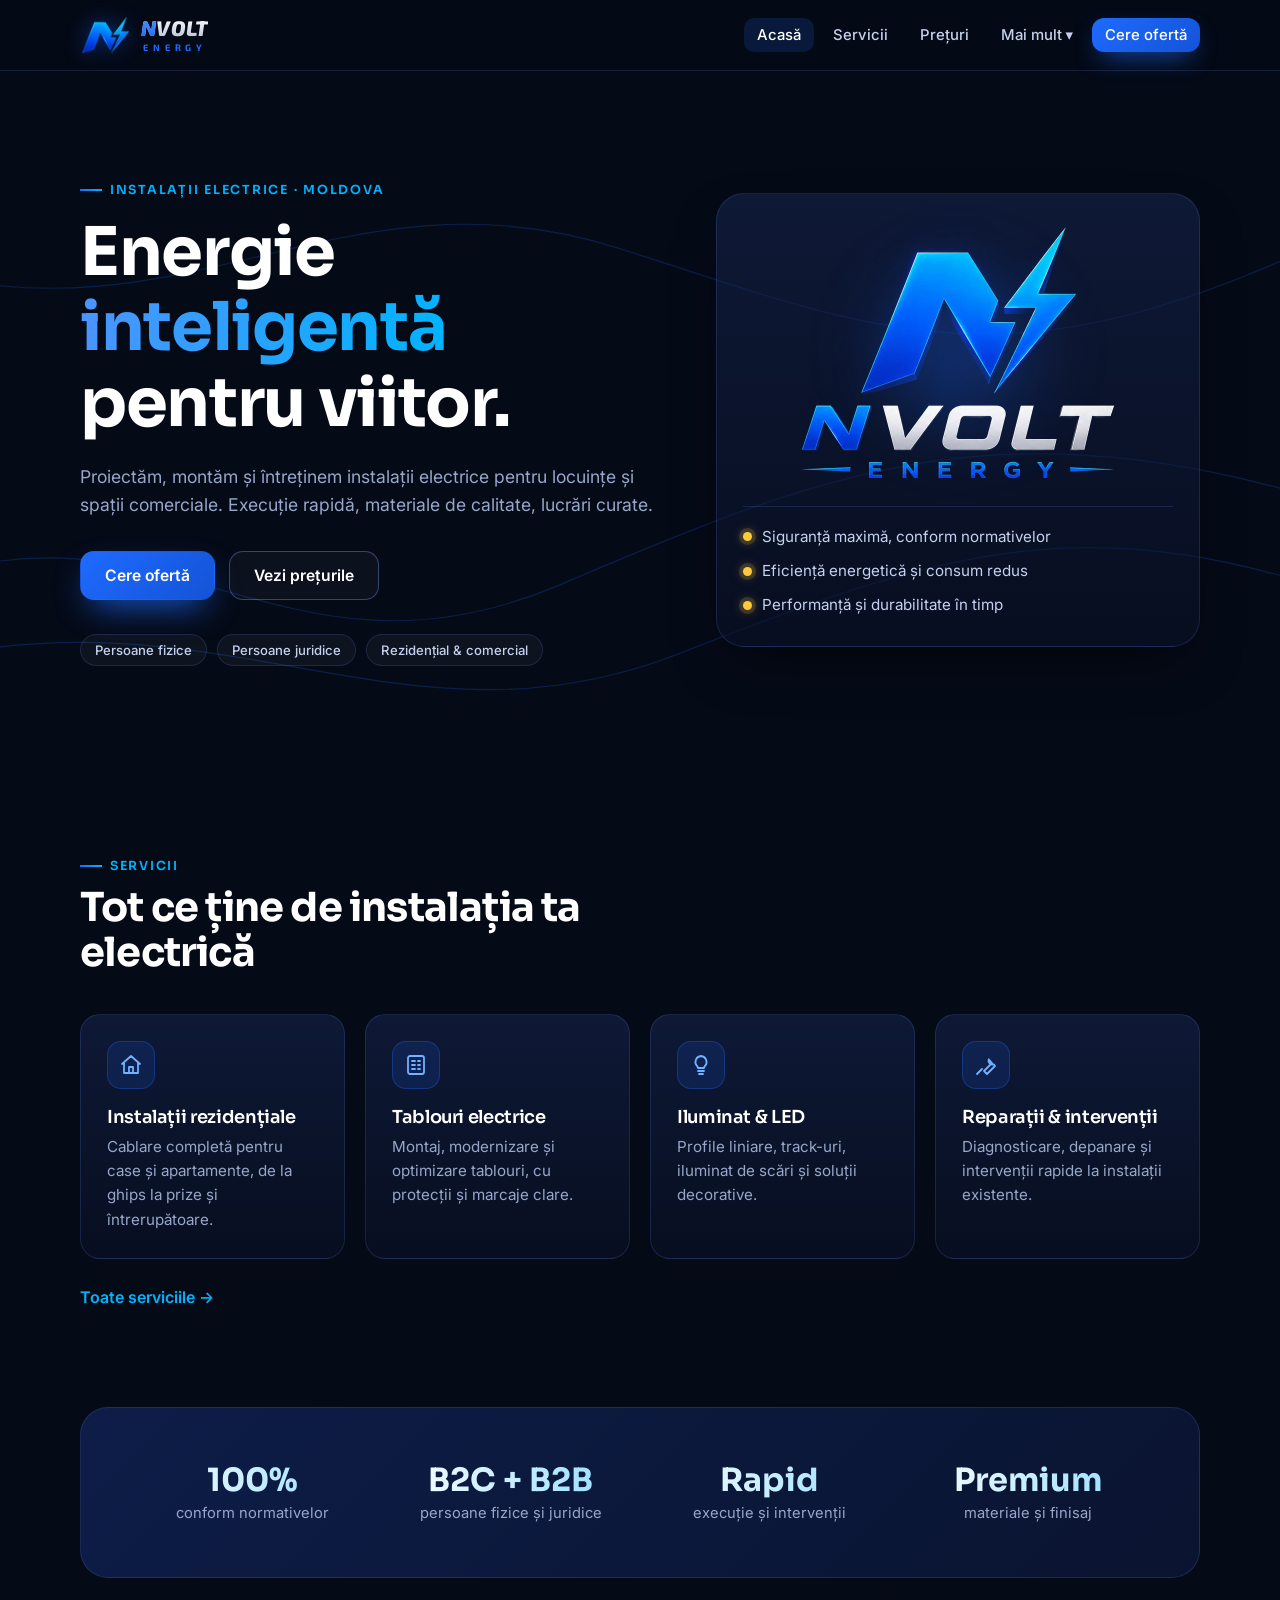
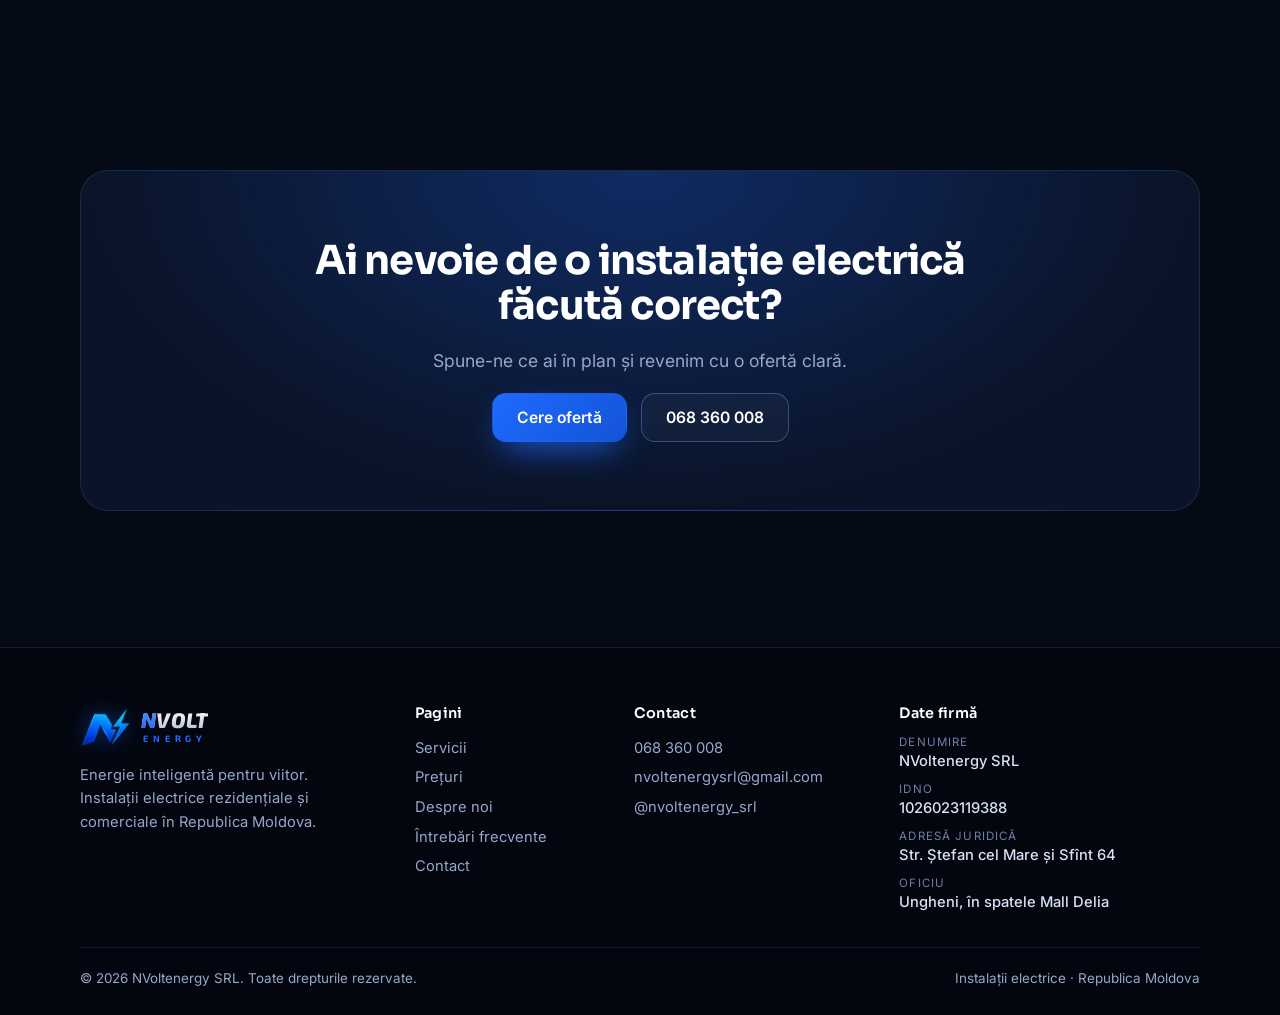
<file: index.html>
<!doctype html>
<html lang="ro">
<head>
<meta charset="utf-8">
<meta name="viewport" content="width=device-width,initial-scale=1">
<title>NVoltenergy – Instalații electrice în Republica Moldova</title>
<meta name="description" content="NVoltenergy SRL: instalații electrice rezidențiale și comerciale, tablouri, iluminat LED, reparații. Execuție rapidă și premium.">
<meta name="theme-color" content="#050a17">
<link rel="icon" href="assets/favicon.png" type="image/png">
<script>document.documentElement.classList.add("js")</script>
<link rel="preconnect" href="https://fonts.googleapis.com"><link rel="preconnect" href="https://fonts.gstatic.com" crossorigin>
<link rel="stylesheet" href="https://fonts.googleapis.com/css2?family=Exo+2:ital,wght@0,700;1,800&family=Inter:wght@400;500;600&family=Sora:wght@500;600;700&display=swap">
<link rel="stylesheet" href="css/style.css?v=5">
<link rel="stylesheet" href="css/intro.css?v=5">
<link rel="preload" as="image" href="assets/nvolt-coin.jpg">
<script>(function(){try{var h=document.documentElement;/* Rulează intro-ul pe prima pagină la o vizită proaspătă. Sare DOAR la navigare internă între paginile site-ului (nu la reload). Mobilul NU este exclus. */var nav=performance.getEntriesByType&&performance.getEntriesByType("navigation")[0];var internal=document.referrer&&document.referrer.indexOf(location.origin)===0&&(!nav||nav.type!=="reload");if(internal)return;h.classList.add("intro-on");if(matchMedia("(prefers-reduced-motion: reduce)").matches)h.classList.add("intro-calm");/* plasă de siguranță: dacă animația nu pornește, curăță overlay-ul */setTimeout(function(){h.classList.remove("intro-on","intro-calm")},9000);}catch(e){}})()</script>
</head>
<body class="">
<div class="ambient" aria-hidden="true"><span class="amb amb-b1"></span><span class="amb amb-b2"></span><span class="amb amb-b3"></span><span class="amb amb-b4"></span><span class="bg-grid"></span><span class="spark spark-1"></span><span class="spark spark-2"></span><span class="spark spark-3"></span></div>
<header class="site-header"><div class="wrap bar">
  <a class="brand" href="index.html" aria-label="NVolt Energy – acasă"><img class="brand-mark" id="brandMark" src="assets/nvolt-mark.png" alt="" width="220" height="172"><span class="brand-word"><b><i>N</i>VOLT</b><small>ENERGY</small></span></a>
  <button class="burger" aria-label="Meniu" aria-expanded="false"><span></span><span></span></button>
  <nav id="nav"><ul>
    <li><a href="index.html" aria-current=page>Acasă</a></li><li><a href="servicii.html">Servicii</a></li><li><a href="preturi.html">Prețuri</a></li>
    <li class="more"><button type="button" aria-haspopup="true">Mai mult ▾</button><div class="menu"><a href="despre.html">Despre noi & cum lucrăm</a><a href="faq.html">Întrebări frecvente</a><a href="https://www.instagram.com/nvoltenergy_srl/" target=_blank rel=noopener>Proiecte pe Instagram ↗</a></div></li>
    <li><a class="cta" href="contact.html">Cere ofertă</a></li>
  </ul></nav>
</div></header>
<main>
<div id="intro" aria-hidden="true"><div class="bg"></div><div class="floor"></div><div class="tint"></div><div class="stage"><div class="shadow"></div><div class="glow"></div><div class="coin"></div></div><canvas></canvas><div class="flash"></div><button class="skip" type="button">Sari peste ›</button></div>
<section class="hero">
  <div class="bg-abstract" aria-hidden="true">
    <svg viewBox="0 0 1440 700" preserveAspectRatio="xMidYMid slice">
      <defs><linearGradient id="pg" x1="0" x2="1"><stop offset="0" stop-color="#19b6ff" stop-opacity="0"/><stop offset="1" stop-color="#1f5bff"/></linearGradient></defs>
      <path class="flow" d="M-20 520 C 240 420 360 640 640 520 S 1100 330 1460 450"/>
      <path class="flow" d="M-20 600 C 300 520 480 700 760 590 S 1180 440 1460 540"/>
      <path class="flow" d="M-20 200 C 260 280 420 90 700 180 S 1100 330 1460 150"/>
      <path class="pulse" d="M-20 520 C 240 420 360 640 640 520 S 1100 330 1460 450"/>
      <path class="pulse p2" d="M-20 600 C 300 520 480 700 760 590 S 1180 440 1460 540"/>
      <path class="pulse p3" d="M-20 200 C 260 280 420 90 700 180 S 1100 330 1460 150"/>
    </svg>
  </div>
  <div class="wrap">
    <div>
      <span class="eyebrow">Instalații electrice · Moldova</span>
      <h1 style="margin-top:16px">Energie <em>inteligentă</em> pentru viitor.</h1>
      <p class="lead">Proiectăm, montăm și întreținem instalații electrice pentru locuințe și spații comerciale. Execuție rapidă, materiale de calitate, lucrări curate.</p>
      <div class="actions"><a class="btn btn-primary" href="contact.html">Cere ofertă</a><a class="btn btn-ghost" href="preturi.html">Vezi prețurile</a></div>
      <div class="chips"><span class="chip">Persoane fizice</span><span class="chip">Persoane juridice</span><span class="chip">Rezidențial &amp; comercial</span></div>
    </div>
    <aside class="hero-card" aria-hidden="false">
      <div class="hero-logo"><img src="assets/nvolt-logo.png" alt="NVolt Energy" width="680" height="544"></div>
      <ul>
        <li><span class="dot"></span>Siguranță maximă, conform normativelor</li>
        <li><span class="dot"></span>Eficiență energetică și consum redus</li>
        <li><span class="dot"></span>Performanță și durabilitate în timp</li>
      </ul>
    </aside>
  </div>
</section>
<section><div class="wrap">
  <div class="head reveal"><span class="eyebrow">Servicii</span><h2>Tot ce ține de instalația ta electrică</h2></div>
  <div class="grid g4"><article class="card reveal"><span class="ico"><svg viewBox="0 0 24 24"><path d="M3 11l9-8 9 8M5 10v10h14V10M10 20v-6h4v6"/></svg></span><h3>Instalații rezidențiale</h3><p>Cablare completă pentru case și apartamente, de la ghips la prize și întrerupătoare.</p></article><article class="card reveal"><span class="ico"><svg viewBox="0 0 24 24"><rect x="4" y="3" width="16" height="18" rx="2"/><path d="M8 8h3M8 12h3M8 16h3M14 8h2M14 12h2M14 16h2"/></svg></span><h3>Tablouri electrice</h3><p>Montaj, modernizare și optimizare tablouri, cu protecții și marcaje clare.</p></article><article class="card reveal"><span class="ico"><svg viewBox="0 0 24 24"><path d="M9 18h6M10 21h4M12 3a6 6 0 00-4 10c.8.8 1 1.6 1 2h6c0-.4.2-1.200 1-2a6 6 0 00-4-10z"/></svg></span><h3>Iluminat &amp; LED</h3><p>Profile liniare, track-uri, iluminat de scări și soluții decorative.</p></article><article class="card reveal"><span class="ico"><svg viewBox="0 0 24 24"><path d="M14.700 6.300a4 4 0 005 5L21 13l-8 8-3-3 8-8zM3 21l5-5"/></svg></span><h3>Reparații &amp; intervenții</h3><p>Diagnosticare, depanare și intervenții rapide la instalații existente.</p></article></div>
  <p style="margin-top:26px"><a class="link" href="servicii.html">Toate serviciile →</a></p>
</div></section>
<section style="padding-top:0"><div class="wrap"><div class="band reveal">
  <div><strong>100%</strong><span>conform normativelor</span></div>
  <div><strong>B2C + B2B</strong><span>persoane fizice și juridice</span></div>
  <div><strong>Rapid</strong><span>execuție și intervenții</span></div>
  <div><strong>Premium</strong><span>materiale și finisaj</span></div>
</div></div></section>
<section><div class="wrap"><div class="cta-box reveal">
<h2>Ai nevoie de o instalație electrică<br>făcută corect?</h2>
<p class="lead">Spune-ne ce ai în plan și revenim cu o ofertă clară.</p>
<div class="actions"><a class="btn btn-primary" href="contact.html">Cere ofertă</a><a class="btn btn-ghost" href="tel:+37368360008">068 360 008</a></div>
</div></div></section>
</main>
<footer><div class="wrap">
  <div class="grid">
    <div><a class="brand" href="index.html" aria-label="NVolt Energy – acasă"><img class="brand-mark" src="assets/nvolt-mark.png" alt="" width="220" height="172"><span class="brand-word"><b><i>N</i>VOLT</b><small>ENERGY</small></span></a>
      <p style="margin-top:14px;max-width:32ch">Energie inteligentă pentru viitor. Instalații electrice rezidențiale și comerciale în Republica Moldova.</p></div>
    <div><h4>Pagini</h4><a href="servicii.html">Servicii</a><a href="preturi.html">Prețuri</a><a href="despre.html">Despre noi</a><a href="faq.html">Întrebări frecvente</a><a href="contact.html">Contact</a></div>
    <div><h4>Contact</h4><a href="tel:+37368360008">068 360 008</a><a href="mailto:nvoltenergysrl@gmail.com">nvoltenergysrl@gmail.com</a><a href="https://www.instagram.com/nvoltenergy_srl/" target="_blank" rel="noopener">@nvoltenergy_srl</a></div>
    <div><h4>Date firmă</h4><ul class="firm">
      <li><span>Denumire</span><b>NVoltenergy SRL</b></li>
      <li><span>IDNO</span><b>1026023119388</b></li>
      <li><span>Adresă juridică</span><b>Str. Ștefan cel Mare și Sfînt 64</b></li>
      <li><span>Oficiu</span><b>Ungheni, în spatele Mall Delia</b></li>
    </ul></div>
  </div>
  <div class="copy"><span>© <span id="y"></span> NVoltenergy SRL. Toate drepturile rezervate.</span><span>Instalații electrice · Republica Moldova</span></div>
</div></footer>
<script src="js/main.js?v=5"></script>
<script src="js/intro.js?v=5"></script>
</body></html>
</file>
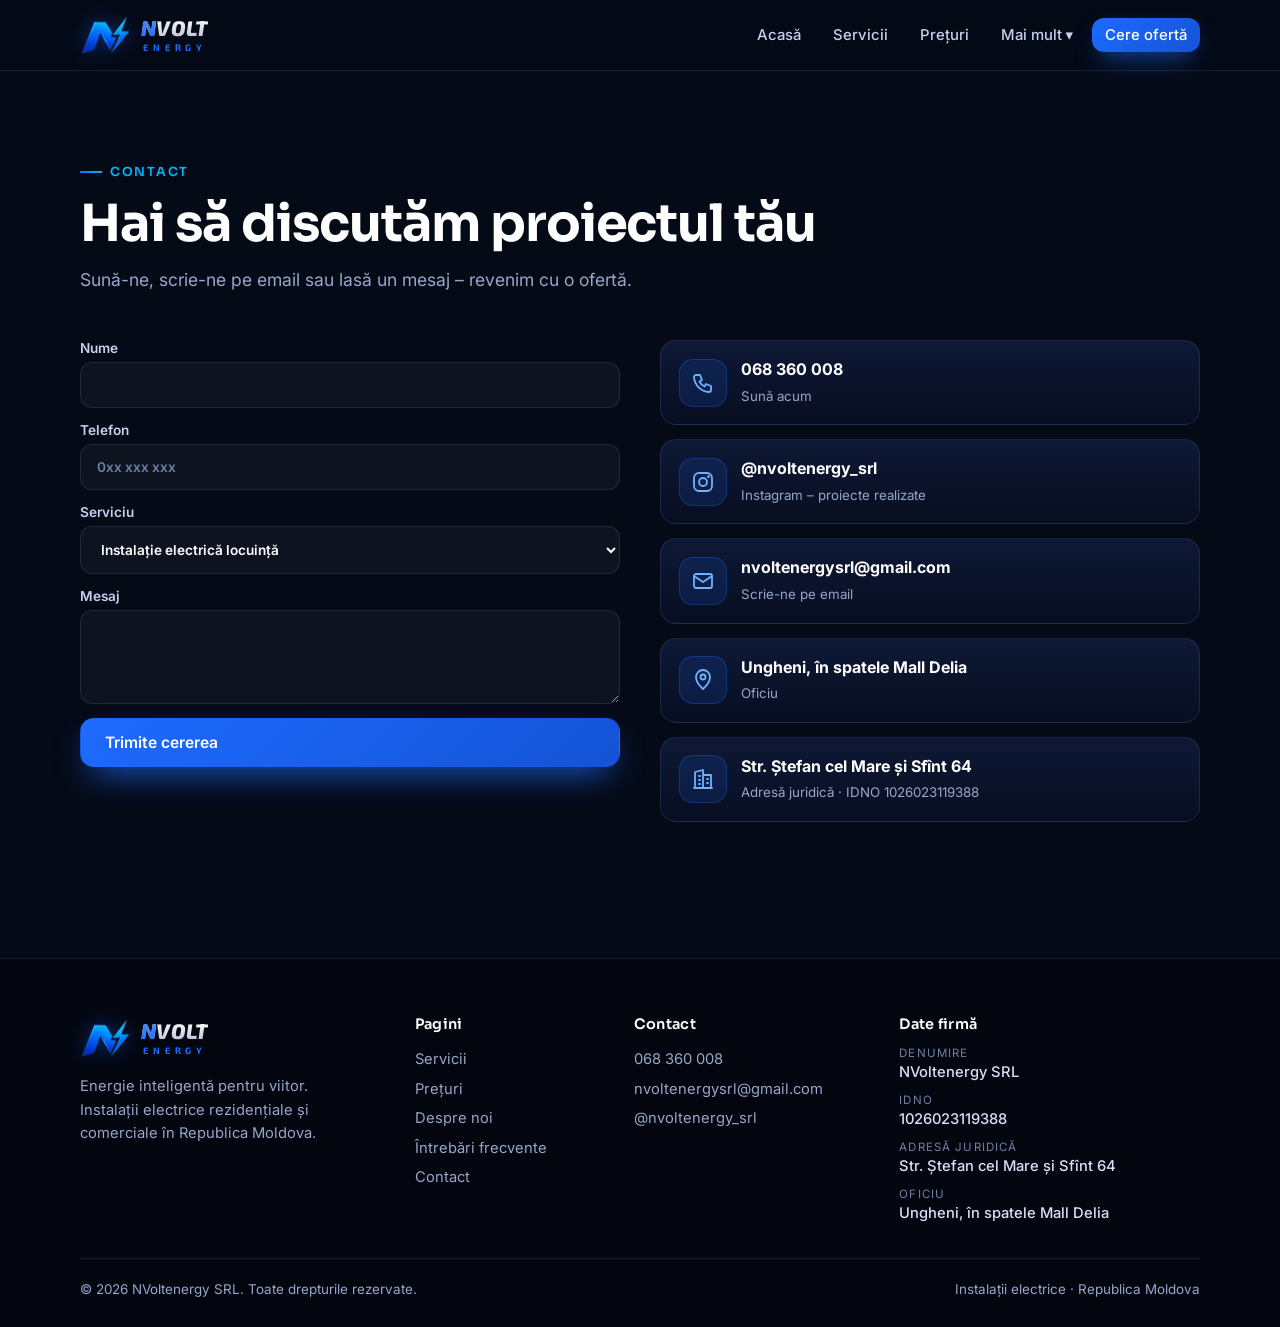
<file: contact.html>
<!doctype html>
<html lang="ro">
<head>
<meta charset="utf-8">
<meta name="viewport" content="width=device-width,initial-scale=1">
<title>Contact – NVoltenergy</title>
<meta name="description" content="Cere o ofertă pentru instalații electrice. Telefon 068 360 008, Instagram @nvoltenergy_srl.">
<meta name="theme-color" content="#050a17">
<link rel="icon" href="assets/favicon.png" type="image/png">
<script>document.documentElement.classList.add("js")</script>
<link rel="preconnect" href="https://fonts.googleapis.com"><link rel="preconnect" href="https://fonts.gstatic.com" crossorigin>
<link rel="stylesheet" href="https://fonts.googleapis.com/css2?family=Exo+2:ital,wght@0,700;1,800&family=Inter:wght@400;500;600&family=Sora:wght@500;600;700&display=swap">
<link rel="stylesheet" href="css/style.css?v=5">

</head>
<body class="">
<div class="ambient" aria-hidden="true"><span class="amb amb-b1"></span><span class="amb amb-b2"></span><span class="amb amb-b3"></span><span class="amb amb-b4"></span><span class="bg-grid"></span><span class="spark spark-1"></span><span class="spark spark-2"></span><span class="spark spark-3"></span></div>
<header class="site-header"><div class="wrap bar">
  <a class="brand" href="index.html" aria-label="NVolt Energy – acasă"><img class="brand-mark" id="brandMark" src="assets/nvolt-mark.png" alt="" width="220" height="172"><span class="brand-word"><b><i>N</i>VOLT</b><small>ENERGY</small></span></a>
  <button class="burger" aria-label="Meniu" aria-expanded="false"><span></span><span></span></button>
  <nav id="nav"><ul>
    <li><a href="index.html">Acasă</a></li><li><a href="servicii.html">Servicii</a></li><li><a href="preturi.html">Prețuri</a></li>
    <li class="more"><button type="button" aria-haspopup="true">Mai mult ▾</button><div class="menu"><a href="despre.html">Despre noi & cum lucrăm</a><a href="faq.html">Întrebări frecvente</a><a href="https://www.instagram.com/nvoltenergy_srl/" target=_blank rel=noopener>Proiecte pe Instagram ↗</a></div></li>
    <li><a class="cta" href="contact.html">Cere ofertă</a></li>
  </ul></nav>
</div></header>
<main>

<section class="page-head"><div class="wrap"><span class="eyebrow">Contact</span><h1>Hai să discutăm proiectul tău</h1>
<p class="lead">Sună-ne, scrie-ne pe email sau lasă un mesaj – revenim cu o ofertă.</p></div></section>
<section style="padding-top:30px"><div class="wrap grid g2" style="gap:40px;align-items:start">
<div><form id="f" class="reveal">
  <label>Nume<input name="n" required autocomplete="name"></label>
  <label>Telefon<input name="t" type="tel" required autocomplete="tel" placeholder="0xx xxx xxx"></label>
  <label>Serviciu<select name="s"><option>Instalație electrică locuință</option><option>Spațiu comercial / birou</option><option>Tablou electric</option><option>Iluminat LED</option><option>Reparație / intervenție</option><option>Altceva</option></select></label>
  <label>Mesaj<textarea name="m" rows="4"></textarea></label>
  <button class="btn btn-primary" type="submit">Trimite cererea</button>
  <div class="ok" id="ok" role="status">Se deschide aplicația de email cu cererea completată. Dacă nu se deschide, scrie-ne la nvoltenergysrl@gmail.com.</div>
</form></div>
<div class="contact-list">
  <a href="tel:+37368360008"><span class="ico"><svg viewBox="0 0 24 24"><path d="M5 4h4l2 5-2.500 1.500a11 11 0 005 5L15 13l5 2v4a2 2 0 01-2 2A16 16 0 013 6a2 2 0 012-2z"/></svg></span><span><b>068 360 008</b><small>Sună acum</small></span></a>
  <a href="https://www.instagram.com/nvoltenergy_srl/" target="_blank" rel="noopener"><span class="ico"><svg viewBox="0 0 24 24"><rect x="3" y="3" width="18" height="18" rx="5"/><circle cx="12" cy="12" r="4"/><circle cx="17.500" cy="6.500" r=".6"/></svg></span><span><b>@nvoltenergy_srl</b><small>Instagram – proiecte realizate</small></span></a>
  <a href="mailto:nvoltenergysrl@gmail.com"><span class="ico"><svg viewBox="0 0 24 24"><rect x="3" y="5" width="18" height="14" rx="2"/><path d="M3 7l9 6 9-6"/></svg></span><span><b>nvoltenergysrl@gmail.com</b><small>Scrie-ne pe email</small></span></a>
  <div><span class="ico"><svg viewBox="0 0 24 24"><path d="M12 21s7-6.200 7-12a7 7 0 10-14 0c0 5.800 7 12 7 12z"/><circle cx="12" cy="9" r="2.500"/></svg></span><span><b>Ungheni, în spatele Mall Delia</b><small>Oficiu</small></span></div>
  <div><span class="ico"><svg viewBox="0 0 24 24"><path d="M4 21V5l8-2v18M12 8h8v13M8 9h1M8 13h1M8 17h1M16 12h1M16 16h1M3 21h18"/></svg></span><span><b>Str. Ștefan cel Mare și Sfînt 64</b><small>Adresă juridică · IDNO 1026023119388</small></span></div>
</div></div></section>
</main>
<footer><div class="wrap">
  <div class="grid">
    <div><a class="brand" href="index.html" aria-label="NVolt Energy – acasă"><img class="brand-mark" src="assets/nvolt-mark.png" alt="" width="220" height="172"><span class="brand-word"><b><i>N</i>VOLT</b><small>ENERGY</small></span></a>
      <p style="margin-top:14px;max-width:32ch">Energie inteligentă pentru viitor. Instalații electrice rezidențiale și comerciale în Republica Moldova.</p></div>
    <div><h4>Pagini</h4><a href="servicii.html">Servicii</a><a href="preturi.html">Prețuri</a><a href="despre.html">Despre noi</a><a href="faq.html">Întrebări frecvente</a><a href="contact.html">Contact</a></div>
    <div><h4>Contact</h4><a href="tel:+37368360008">068 360 008</a><a href="mailto:nvoltenergysrl@gmail.com">nvoltenergysrl@gmail.com</a><a href="https://www.instagram.com/nvoltenergy_srl/" target="_blank" rel="noopener">@nvoltenergy_srl</a></div>
    <div><h4>Date firmă</h4><ul class="firm">
      <li><span>Denumire</span><b>NVoltenergy SRL</b></li>
      <li><span>IDNO</span><b>1026023119388</b></li>
      <li><span>Adresă juridică</span><b>Str. Ștefan cel Mare și Sfînt 64</b></li>
      <li><span>Oficiu</span><b>Ungheni, în spatele Mall Delia</b></li>
    </ul></div>
  </div>
  <div class="copy"><span>© <span id="y"></span> NVoltenergy SRL. Toate drepturile rezervate.</span><span>Instalații electrice · Republica Moldova</span></div>
</div></footer>
<script src="js/main.js?v=5"></script>

</body></html>
</file>
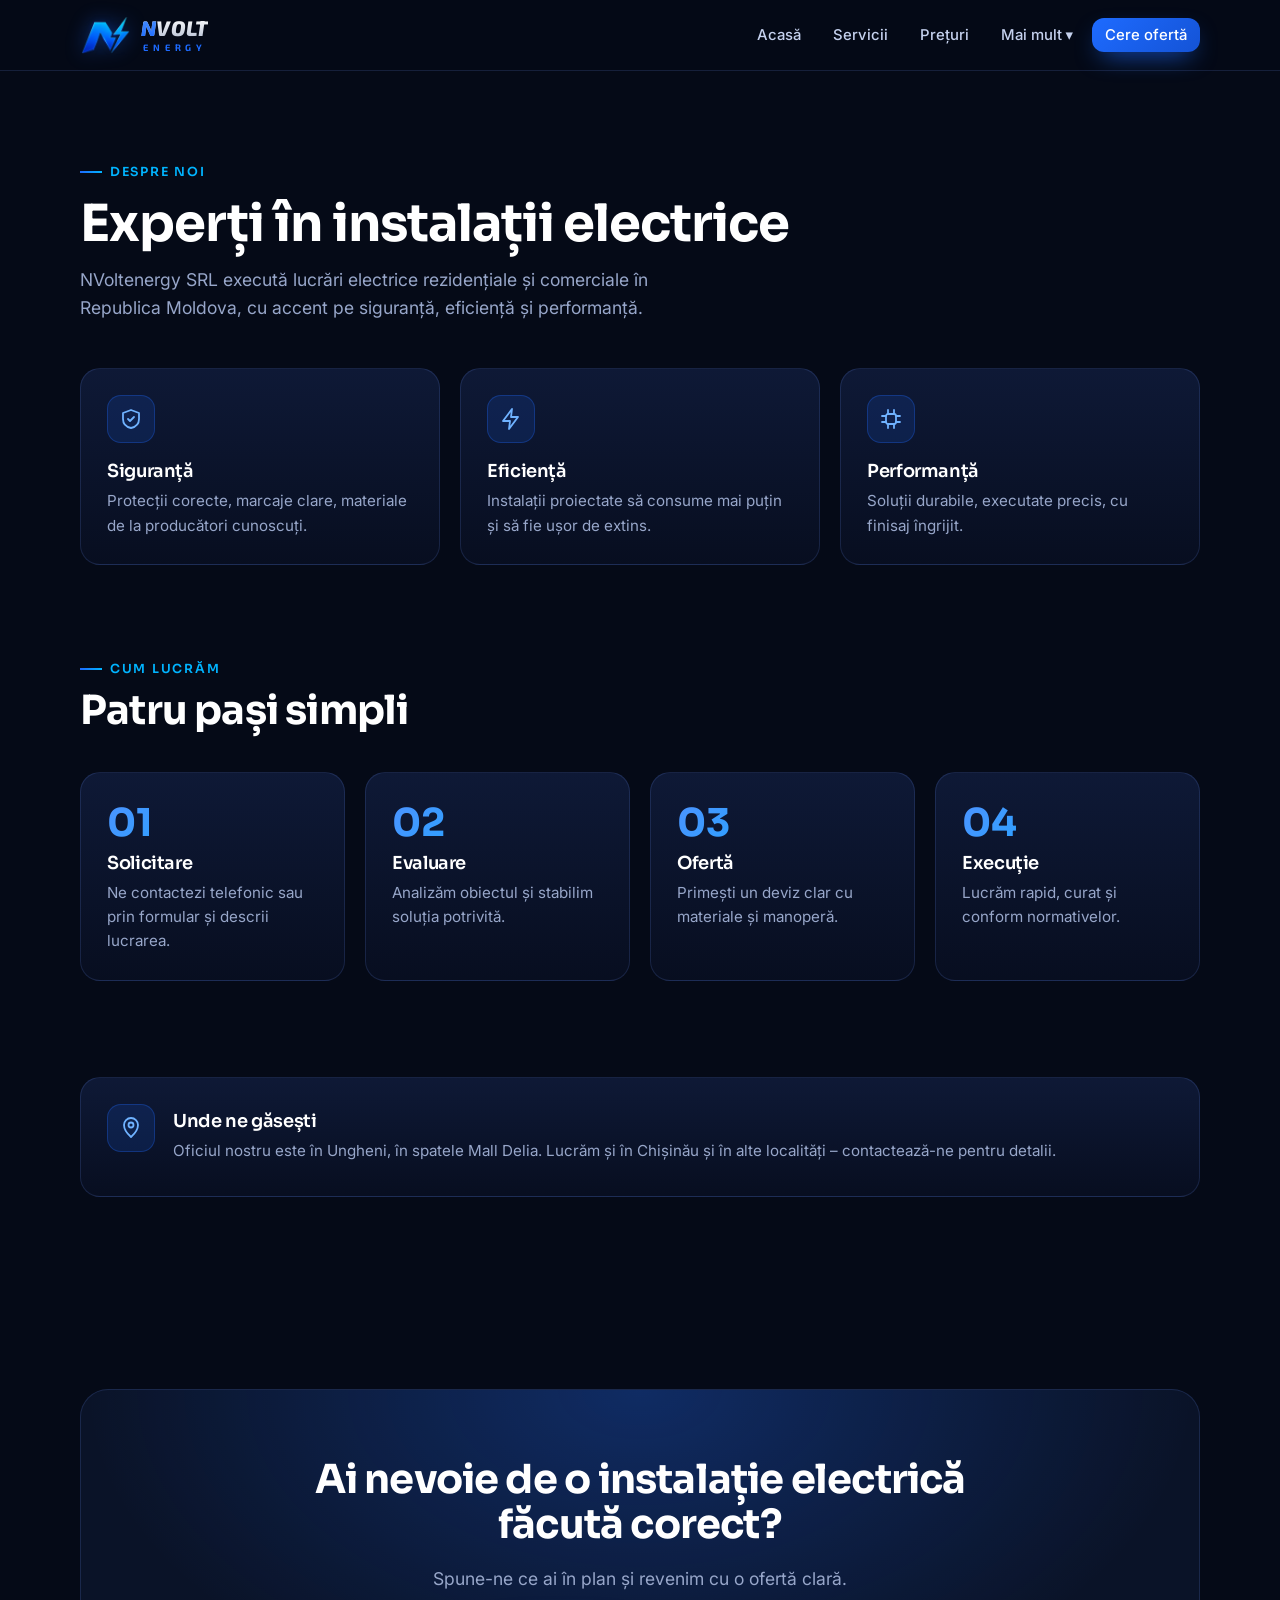
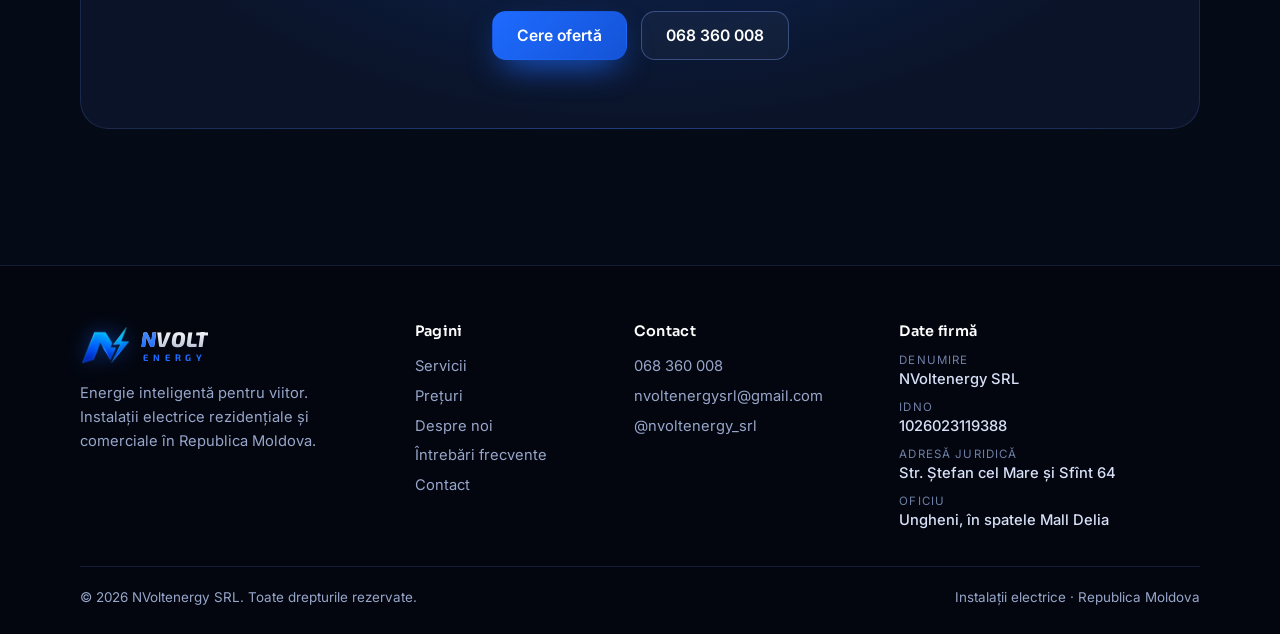
<file: despre.html>
<!doctype html>
<html lang="ro">
<head>
<meta charset="utf-8">
<meta name="viewport" content="width=device-width,initial-scale=1">
<title>Despre noi – NVoltenergy</title>
<meta name="description" content="NVoltenergy SRL – experți în instalații electrice. Cum lucrăm și ce valori urmărim.">
<meta name="theme-color" content="#050a17">
<link rel="icon" href="assets/favicon.png" type="image/png">
<script>document.documentElement.classList.add("js")</script>
<link rel="preconnect" href="https://fonts.googleapis.com"><link rel="preconnect" href="https://fonts.gstatic.com" crossorigin>
<link rel="stylesheet" href="https://fonts.googleapis.com/css2?family=Exo+2:ital,wght@0,700;1,800&family=Inter:wght@400;500;600&family=Sora:wght@500;600;700&display=swap">
<link rel="stylesheet" href="css/style.css?v=5">

</head>
<body class="">
<div class="ambient" aria-hidden="true"><span class="amb amb-b1"></span><span class="amb amb-b2"></span><span class="amb amb-b3"></span><span class="amb amb-b4"></span><span class="bg-grid"></span><span class="spark spark-1"></span><span class="spark spark-2"></span><span class="spark spark-3"></span></div>
<header class="site-header"><div class="wrap bar">
  <a class="brand" href="index.html" aria-label="NVolt Energy – acasă"><img class="brand-mark" id="brandMark" src="assets/nvolt-mark.png" alt="" width="220" height="172"><span class="brand-word"><b><i>N</i>VOLT</b><small>ENERGY</small></span></a>
  <button class="burger" aria-label="Meniu" aria-expanded="false"><span></span><span></span></button>
  <nav id="nav"><ul>
    <li><a href="index.html">Acasă</a></li><li><a href="servicii.html">Servicii</a></li><li><a href="preturi.html">Prețuri</a></li>
    <li class="more"><button type="button" aria-haspopup="true">Mai mult ▾</button><div class="menu"><a href="despre.html" aria-current=page>Despre noi & cum lucrăm</a><a href="faq.html">Întrebări frecvente</a><a href="https://www.instagram.com/nvoltenergy_srl/" target=_blank rel=noopener>Proiecte pe Instagram ↗</a></div></li>
    <li><a class="cta" href="contact.html">Cere ofertă</a></li>
  </ul></nav>
</div></header>
<main>

<section class="page-head"><div class="wrap"><span class="eyebrow">Despre noi</span><h1>Experți în instalații electrice</h1>
<p class="lead">NVoltenergy SRL execută lucrări electrice rezidențiale și comerciale în Republica Moldova, cu accent pe siguranță, eficiență și performanță.</p></div></section>
<section style="padding-top:30px"><div class="wrap"><div class="grid g3"><article class="card reveal"><span class="ico"><svg viewBox="0 0 24 24"><path d="M12 3l8 3v6c0 5-3.500 8-8 9-4.500-1-8-4-8-9V6z"/><path d="M9 12l2 2 4-4"/></svg></span><h3>Siguranță</h3><p>Protecții corecte, marcaje clare, materiale de la producători cunoscuți.</p></article><article class="card reveal"><span class="ico"><svg viewBox="0 0 24 24"><path d="M13 2L4 14h7l-1 8 9-12h-7z"/></svg></span><h3>Eficiență</h3><p>Instalații proiectate să consume mai puțin și să fie ușor de extins.</p></article><article class="card reveal"><span class="ico"><svg viewBox="0 0 24 24"><rect x="7" y="7" width="10" height="10" rx="2"/><path d="M9 3v4M15 3v4M9 17v4M15 17v4M3 9h4M3 15h4M17 9h4M17 15h4"/></svg></span><h3>Performanță</h3><p>Soluții durabile, executate precis, cu finisaj îngrijit.</p></article></div></div></section>
<section style="padding-top:0"><div class="wrap"><div class="head reveal"><span class="eyebrow">Cum lucrăm</span><h2>Patru pași simpli</h2></div>
<div class="grid g4 steps"><article class="card reveal"><h3>Solicitare</h3><p>Ne contactezi telefonic sau prin formular și descrii lucrarea.</p></article><article class="card reveal"><h3>Evaluare</h3><p>Analizăm obiectul și stabilim soluția potrivită.</p></article><article class="card reveal"><h3>Ofertă</h3><p>Primești un deviz clar cu materiale și manoperă.</p></article><article class="card reveal"><h3>Execuție</h3><p>Lucrăm rapid, curat și conform normativelor.</p></article></div></div></section>
<section style="padding-top:0"><div class="wrap"><div class="card reveal" style="display:flex;gap:18px;align-items:center"><span class="ico"><svg viewBox="0 0 24 24"><path d="M12 21s7-6.200 7-12a7 7 0 10-14 0c0 5.800 7 12 7 12z"/><circle cx="12" cy="9" r="2.500"/></svg></span><div><h3>Unde ne găsești</h3><p>Oficiul nostru este în Ungheni, în spatele Mall Delia. Lucrăm și în Chișinău și în alte localități – contactează-ne pentru detalii.</p></div></div></div></section><section><div class="wrap"><div class="cta-box reveal">
<h2>Ai nevoie de o instalație electrică<br>făcută corect?</h2>
<p class="lead">Spune-ne ce ai în plan și revenim cu o ofertă clară.</p>
<div class="actions"><a class="btn btn-primary" href="contact.html">Cere ofertă</a><a class="btn btn-ghost" href="tel:+37368360008">068 360 008</a></div>
</div></div></section>
</main>
<footer><div class="wrap">
  <div class="grid">
    <div><a class="brand" href="index.html" aria-label="NVolt Energy – acasă"><img class="brand-mark" src="assets/nvolt-mark.png" alt="" width="220" height="172"><span class="brand-word"><b><i>N</i>VOLT</b><small>ENERGY</small></span></a>
      <p style="margin-top:14px;max-width:32ch">Energie inteligentă pentru viitor. Instalații electrice rezidențiale și comerciale în Republica Moldova.</p></div>
    <div><h4>Pagini</h4><a href="servicii.html">Servicii</a><a href="preturi.html">Prețuri</a><a href="despre.html">Despre noi</a><a href="faq.html">Întrebări frecvente</a><a href="contact.html">Contact</a></div>
    <div><h4>Contact</h4><a href="tel:+37368360008">068 360 008</a><a href="mailto:nvoltenergysrl@gmail.com">nvoltenergysrl@gmail.com</a><a href="https://www.instagram.com/nvoltenergy_srl/" target="_blank" rel="noopener">@nvoltenergy_srl</a></div>
    <div><h4>Date firmă</h4><ul class="firm">
      <li><span>Denumire</span><b>NVoltenergy SRL</b></li>
      <li><span>IDNO</span><b>1026023119388</b></li>
      <li><span>Adresă juridică</span><b>Str. Ștefan cel Mare și Sfînt 64</b></li>
      <li><span>Oficiu</span><b>Ungheni, în spatele Mall Delia</b></li>
    </ul></div>
  </div>
  <div class="copy"><span>© <span id="y"></span> NVoltenergy SRL. Toate drepturile rezervate.</span><span>Instalații electrice · Republica Moldova</span></div>
</div></footer>
<script src="js/main.js?v=5"></script>

</body></html>
</file>
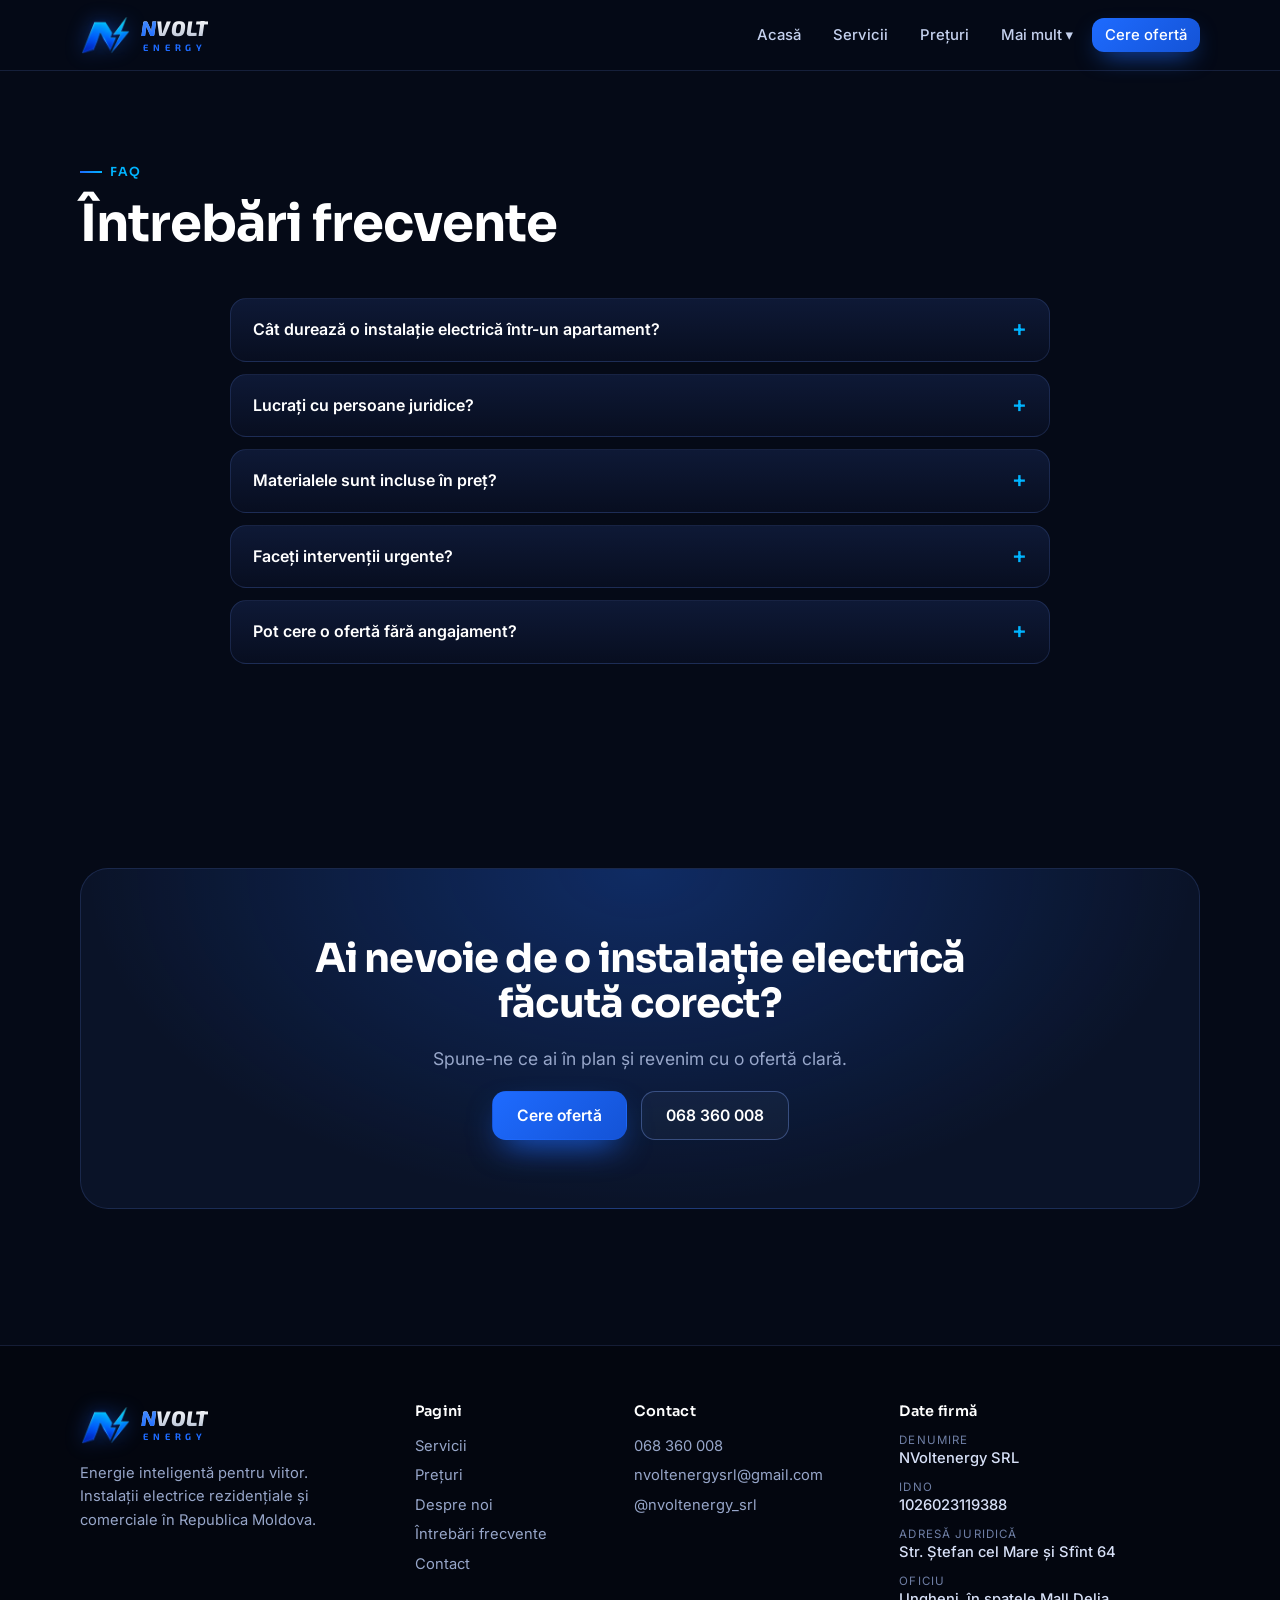
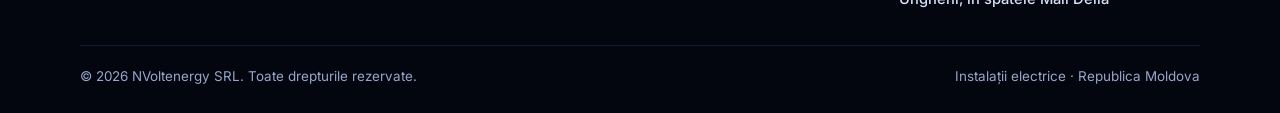
<file: faq.html>
<!doctype html>
<html lang="ro">
<head>
<meta charset="utf-8">
<meta name="viewport" content="width=device-width,initial-scale=1">
<title>Întrebări frecvente – NVoltenergy</title>
<meta name="description" content="Răspunsuri la cele mai frecvente întrebări despre lucrările electrice NVoltenergy.">
<meta name="theme-color" content="#050a17">
<link rel="icon" href="assets/favicon.png" type="image/png">
<script>document.documentElement.classList.add("js")</script>
<link rel="preconnect" href="https://fonts.googleapis.com"><link rel="preconnect" href="https://fonts.gstatic.com" crossorigin>
<link rel="stylesheet" href="https://fonts.googleapis.com/css2?family=Exo+2:ital,wght@0,700;1,800&family=Inter:wght@400;500;600&family=Sora:wght@500;600;700&display=swap">
<link rel="stylesheet" href="css/style.css?v=5">

</head>
<body class="">
<div class="ambient" aria-hidden="true"><span class="amb amb-b1"></span><span class="amb amb-b2"></span><span class="amb amb-b3"></span><span class="amb amb-b4"></span><span class="bg-grid"></span><span class="spark spark-1"></span><span class="spark spark-2"></span><span class="spark spark-3"></span></div>
<header class="site-header"><div class="wrap bar">
  <a class="brand" href="index.html" aria-label="NVolt Energy – acasă"><img class="brand-mark" id="brandMark" src="assets/nvolt-mark.png" alt="" width="220" height="172"><span class="brand-word"><b><i>N</i>VOLT</b><small>ENERGY</small></span></a>
  <button class="burger" aria-label="Meniu" aria-expanded="false"><span></span><span></span></button>
  <nav id="nav"><ul>
    <li><a href="index.html">Acasă</a></li><li><a href="servicii.html">Servicii</a></li><li><a href="preturi.html">Prețuri</a></li>
    <li class="more"><button type="button" aria-haspopup="true">Mai mult ▾</button><div class="menu"><a href="despre.html">Despre noi & cum lucrăm</a><a href="faq.html" aria-current=page>Întrebări frecvente</a><a href="https://www.instagram.com/nvoltenergy_srl/" target=_blank rel=noopener>Proiecte pe Instagram ↗</a></div></li>
    <li><a class="cta" href="contact.html">Cere ofertă</a></li>
  </ul></nav>
</div></header>
<main>

<section class="page-head"><div class="wrap"><span class="eyebrow">FAQ</span><h1>Întrebări frecvente</h1></div></section>
<section style="padding-top:30px"><div class="wrap" style="max-width:820px"><details class="reveal"><summary>Cât durează o instalație electrică într-un apartament?</summary><p>Depinde de suprafață și de complexitate; după evaluare îți comunicăm un termen concret în ofertă.</p></details><details class="reveal"><summary>Lucrați cu persoane juridice?</summary><p>Da, lucrăm atât cu persoane fizice, cât și cu persoane juridice, inclusiv pentru obiecte comerciale.</p></details><details class="reveal"><summary>Materialele sunt incluse în preț?</summary><p>Oferta detaliază separat manopera și materialele, ca să știi exact ce plătești.</p></details><details class="reveal"><summary>Faceți intervenții urgente?</summary><p>Da, contactează-ne telefonic la 068 360 008 și stabilim cea mai rapidă deplasare.</p></details><details class="reveal"><summary>Pot cere o ofertă fără angajament?</summary><p>Sigur. Completează formularul din pagina de contact sau sună-ne.</p></details></div></section><section><div class="wrap"><div class="cta-box reveal">
<h2>Ai nevoie de o instalație electrică<br>făcută corect?</h2>
<p class="lead">Spune-ne ce ai în plan și revenim cu o ofertă clară.</p>
<div class="actions"><a class="btn btn-primary" href="contact.html">Cere ofertă</a><a class="btn btn-ghost" href="tel:+37368360008">068 360 008</a></div>
</div></div></section>
</main>
<footer><div class="wrap">
  <div class="grid">
    <div><a class="brand" href="index.html" aria-label="NVolt Energy – acasă"><img class="brand-mark" src="assets/nvolt-mark.png" alt="" width="220" height="172"><span class="brand-word"><b><i>N</i>VOLT</b><small>ENERGY</small></span></a>
      <p style="margin-top:14px;max-width:32ch">Energie inteligentă pentru viitor. Instalații electrice rezidențiale și comerciale în Republica Moldova.</p></div>
    <div><h4>Pagini</h4><a href="servicii.html">Servicii</a><a href="preturi.html">Prețuri</a><a href="despre.html">Despre noi</a><a href="faq.html">Întrebări frecvente</a><a href="contact.html">Contact</a></div>
    <div><h4>Contact</h4><a href="tel:+37368360008">068 360 008</a><a href="mailto:nvoltenergysrl@gmail.com">nvoltenergysrl@gmail.com</a><a href="https://www.instagram.com/nvoltenergy_srl/" target="_blank" rel="noopener">@nvoltenergy_srl</a></div>
    <div><h4>Date firmă</h4><ul class="firm">
      <li><span>Denumire</span><b>NVoltenergy SRL</b></li>
      <li><span>IDNO</span><b>1026023119388</b></li>
      <li><span>Adresă juridică</span><b>Str. Ștefan cel Mare și Sfînt 64</b></li>
      <li><span>Oficiu</span><b>Ungheni, în spatele Mall Delia</b></li>
    </ul></div>
  </div>
  <div class="copy"><span>© <span id="y"></span> NVoltenergy SRL. Toate drepturile rezervate.</span><span>Instalații electrice · Republica Moldova</span></div>
</div></footer>
<script src="js/main.js?v=5"></script>

</body></html>
</file>
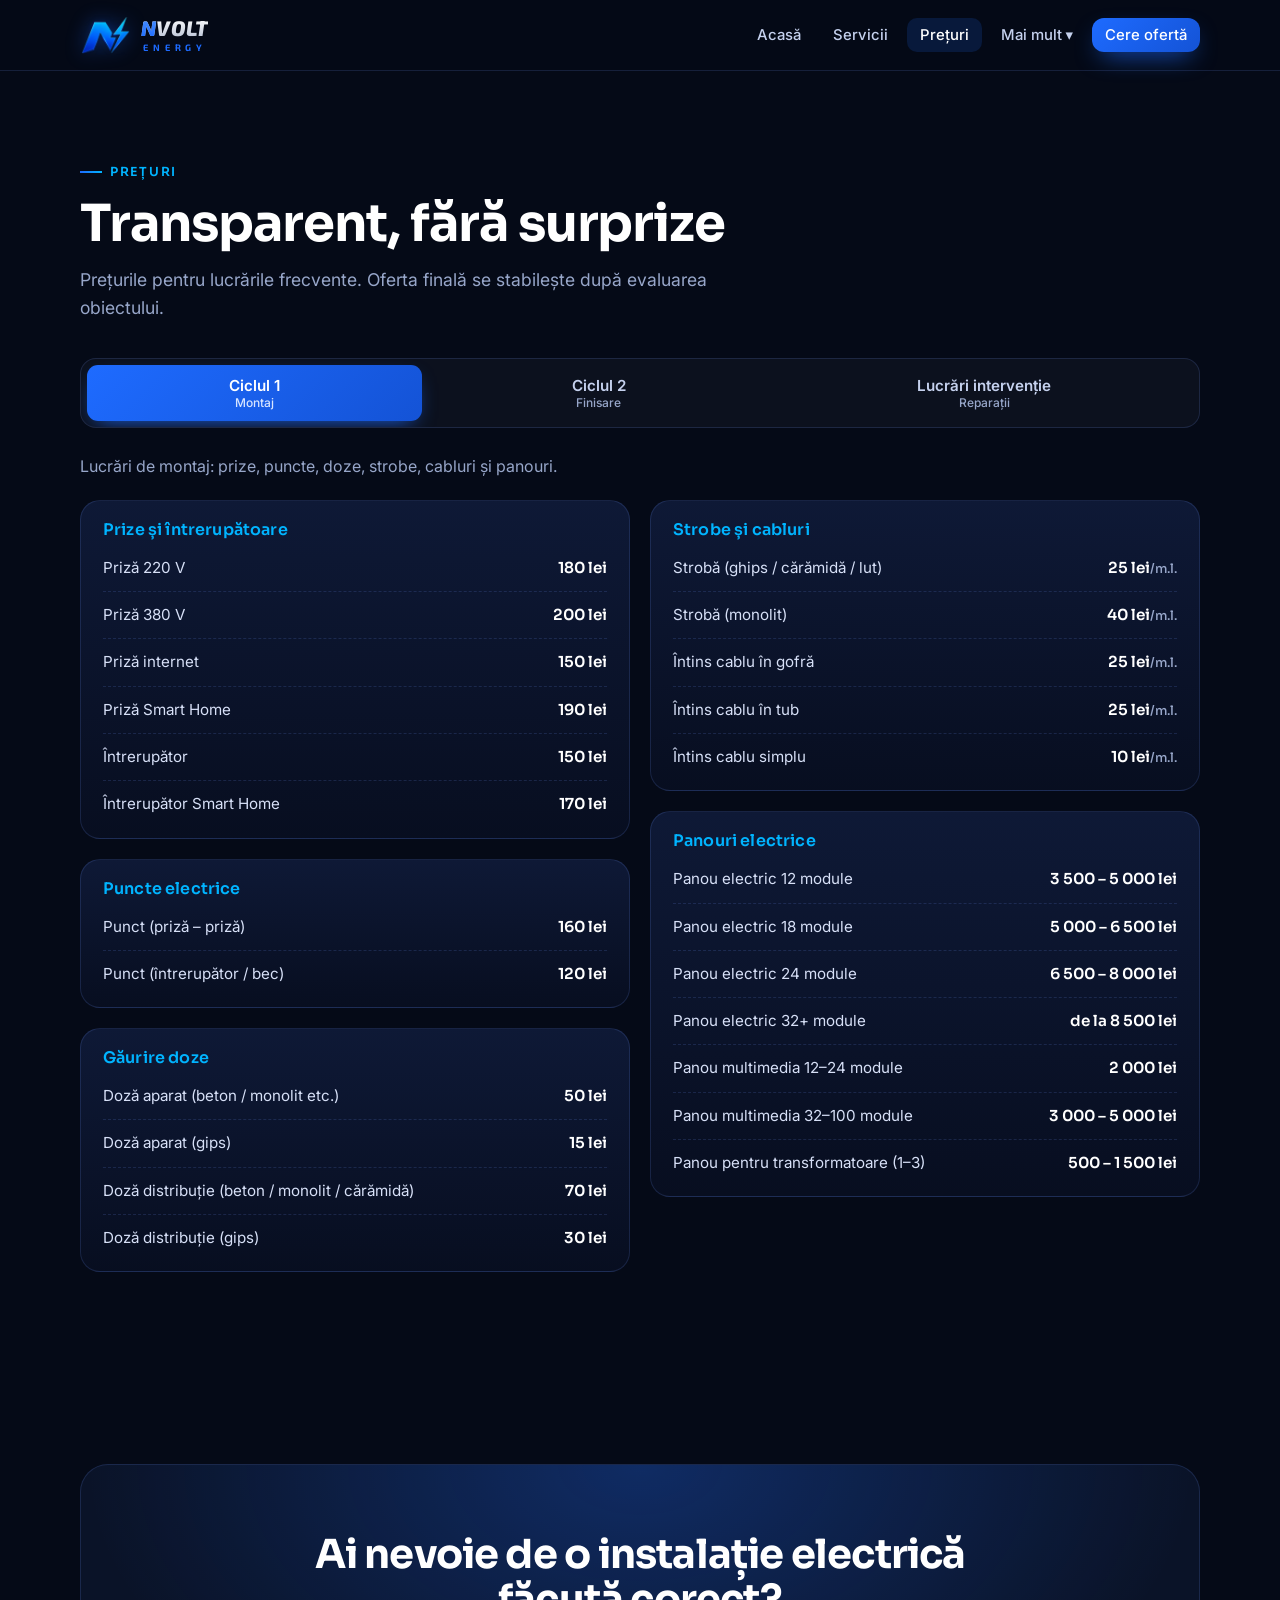
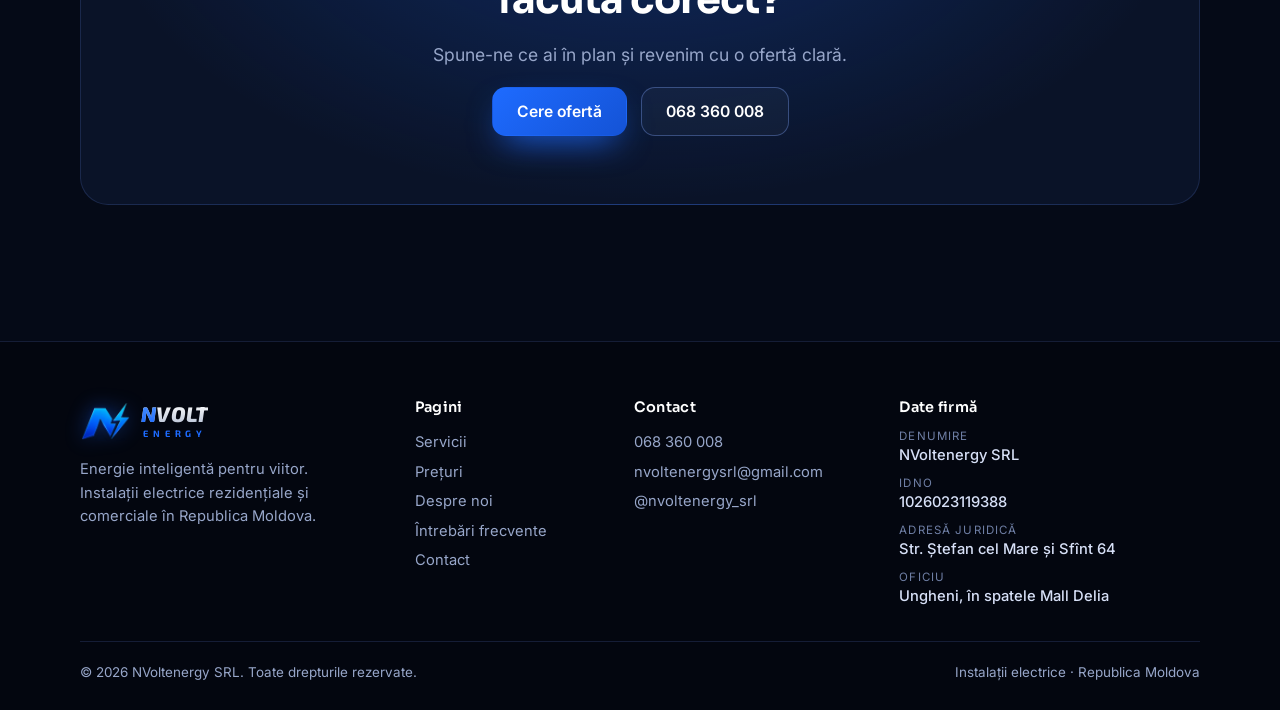
<file: preturi.html>
<!doctype html>
<html lang="ro">
<head>
<meta charset="utf-8">
<meta name="viewport" content="width=device-width,initial-scale=1">
<title>Prețuri – NVoltenergy</title>
<meta name="description" content="Prețuri pentru instalații electrice: montaj, finisare și lucrări de intervenție. NVoltenergy SRL.">
<meta name="theme-color" content="#050a17">
<link rel="icon" href="assets/favicon.png" type="image/png">
<script>document.documentElement.classList.add("js")</script>
<link rel="preconnect" href="https://fonts.googleapis.com"><link rel="preconnect" href="https://fonts.gstatic.com" crossorigin>
<link rel="stylesheet" href="https://fonts.googleapis.com/css2?family=Exo+2:ital,wght@0,700;1,800&family=Inter:wght@400;500;600&family=Sora:wght@500;600;700&display=swap">
<link rel="stylesheet" href="css/style.css?v=5">

</head>
<body class="">
<div class="ambient" aria-hidden="true"><span class="amb amb-b1"></span><span class="amb amb-b2"></span><span class="amb amb-b3"></span><span class="amb amb-b4"></span><span class="bg-grid"></span><span class="spark spark-1"></span><span class="spark spark-2"></span><span class="spark spark-3"></span></div>
<header class="site-header"><div class="wrap bar">
  <a class="brand" href="index.html" aria-label="NVolt Energy – acasă"><img class="brand-mark" id="brandMark" src="assets/nvolt-mark.png" alt="" width="220" height="172"><span class="brand-word"><b><i>N</i>VOLT</b><small>ENERGY</small></span></a>
  <button class="burger" aria-label="Meniu" aria-expanded="false"><span></span><span></span></button>
  <nav id="nav"><ul>
    <li><a href="index.html">Acasă</a></li><li><a href="servicii.html">Servicii</a></li><li><a href="preturi.html" aria-current=page>Prețuri</a></li>
    <li class="more"><button type="button" aria-haspopup="true">Mai mult ▾</button><div class="menu"><a href="despre.html">Despre noi & cum lucrăm</a><a href="faq.html">Întrebări frecvente</a><a href="https://www.instagram.com/nvoltenergy_srl/" target=_blank rel=noopener>Proiecte pe Instagram ↗</a></div></li>
    <li><a class="cta" href="contact.html">Cere ofertă</a></li>
  </ul></nav>
</div></header>
<main>

<section class="page-head"><div class="wrap"><span class="eyebrow">Prețuri</span><h1>Transparent, fără surprize</h1>
<p class="lead">Prețurile pentru lucrările frecvente. Oferta finală se stabilește după evaluarea obiectului.</p></div></section>
<section style="padding-top:20px"><div class="wrap">
<div class="tabs" role="tablist" aria-label="Categorii de prețuri"><button type="button" role="tab" id="t-c1" aria-controls="c1" aria-selected="true">Ciclul 1<small>Montaj</small></button><button type="button" role="tab" id="t-c2" aria-controls="c2" aria-selected="false">Ciclul 2<small>Finisare</small></button><button type="button" role="tab" id="t-c3" aria-controls="c3" aria-selected="false">Lucrări intervenție<small>Reparații</small></button></div>
<div class="tab-panel active" id="c1" role="tabpanel" aria-labelledby="t-c1"><h2 class="panel-title">Ciclul 1 · Montaj</h2><p class="panel-intro">Lucrări de montaj: prize, puncte, doze, strobe, cabluri și panouri.</p><div class="price-groups"><article class="pgroup"><h3>Prize și întrerupătoare</h3><ul class="plist"><li><span>Priză 220 V</span><b>180 lei</b></li><li><span>Priză 380 V</span><b>200 lei</b></li><li><span>Priză internet</span><b>150 lei</b></li><li><span>Priză Smart Home</span><b>190 lei</b></li><li><span>Întrerupător</span><b>150 lei</b></li><li><span>Întrerupător Smart Home</span><b>170 lei</b></li></ul></article><article class="pgroup"><h3>Puncte electrice</h3><ul class="plist"><li><span>Punct (priză – priză)</span><b>160 lei</b></li><li><span>Punct (întrerupător / bec)</span><b>120 lei</b></li></ul></article><article class="pgroup"><h3>Găurire doze</h3><ul class="plist"><li><span>Doză aparat (beton / monolit etc.)</span><b>50 lei</b></li><li><span>Doză aparat (gips)</span><b>15 lei</b></li><li><span>Doză distribuție (beton / monolit / cărămidă)</span><b>70 lei</b></li><li><span>Doză distribuție (gips)</span><b>30 lei</b></li></ul></article><article class="pgroup"><h3>Strobe și cabluri</h3><ul class="plist"><li><span>Strobă (ghips / cărămidă / lut)</span><b>25 lei<em>/m.l.</em></b></li><li><span>Strobă (monolit)</span><b>40 lei<em>/m.l.</em></b></li><li><span>Întins cablu în gofră</span><b>25 lei<em>/m.l.</em></b></li><li><span>Întins cablu în tub</span><b>25 lei<em>/m.l.</em></b></li><li><span>Întins cablu simplu</span><b>10 lei<em>/m.l.</em></b></li></ul></article><article class="pgroup"><h3>Panouri electrice</h3><ul class="plist"><li><span>Panou electric 12 module</span><b>3 500 – 5 000 lei</b></li><li><span>Panou electric 18 module</span><b>5 000 – 6 500 lei</b></li><li><span>Panou electric 24 module</span><b>6 500 – 8 000 lei</b></li><li><span>Panou electric 32+ module</span><b>de la 8 500 lei</b></li><li><span>Panou multimedia 12–24 module</span><b>2 000 lei</b></li><li><span>Panou multimedia 32–100 module</span><b>3 000 – 5 000 lei</b></li><li><span>Panou pentru transformatoare (1–3)</span><b>500 – 1 500 lei</b></li></ul></article></div></div><div class="tab-panel" id="c2" role="tabpanel" aria-labelledby="t-c2"><h2 class="panel-title">Ciclul 2 · Finisare</h2><p class="panel-intro">Montarea aparatajului și a corpurilor de iluminat, după finisaje.</p><div class="price-groups"><article class="pgroup"><h3>Prize și întrerupătoare</h3><ul class="plist"><li><span>Priză 220 V</span><b>30 lei</b></li><li><span>Priză 380 V</span><b>40 lei</b></li><li><span>Întrerupător simplu</span><b>20 lei</b></li><li><span>Întrerupător dublu</span><b>25 lei</b></li><li><span>Întrerupător triplu</span><b>30 lei</b></li><li><span>Întrerupător cap de scară / cruce</span><b>25 lei</b></li></ul></article><article class="pgroup"><h3>Corpuri de iluminat</h3><ul class="plist"><li><span>Galagenchi</span><b>200 lei</b></li><li><span>Spoturi</span><b>200 lei</b></li><li><span>Aplice noptieră pat</span><b>150 lei</b></li><li><span>Lustră</span><b>200 lei</b></li><li><span>Proiectoare</span><b>300 lei</b></li><li><span>Lămpi de fațadă</span><b>250 lei</b></li><li><span>Aplice decorative perete</span><b>150 lei</b></li><li><span>Grilă cu spoturi mișcare</span><b>400 lei</b></li></ul></article><article class="pgroup"><h3>Iluminat LED</h3><ul class="plist"><li><span>Bandă LED cu profil</span><b>50 lei<em>/m.l.</em></b></li><li><span>LED-uri fără profil</span><b>35 lei<em>/m.l.</em></b></li></ul></article><article class="pgroup"><h3>Senzori</h3><ul class="plist"><li><span>Senzor de incendiu</span><b>100 lei</b></li><li><span>Senzor de mișcare</span><b>100 lei</b></li><li><span>Senzor de apă</span><b>100 lei</b></li></ul></article></div></div><div class="tab-panel" id="c3" role="tabpanel" aria-labelledby="t-c3"><h2 class="panel-title">Lucrări intervenție · Reparații</h2><p class="panel-intro">Reparații, priză de pământ, cablu subteran și deplasări.</p><div class="price-groups"><article class="pgroup"><h3>Lucrări intervenție</h3><ul class="plist"><li><span>Priză de pământ</span><b>4 500 – 6 000 lei</b></li><li><span>Reparare panou electric</span><b>500 – 3 000 lei</b></li><li><span>Reparare priză</span><b>80 lei</b></li><li><span>Reparare întrerupător</span><b>50 lei</b></li><li><span>Săparea șanțului + montare cablu subteran</span><b>250 lei<em>/m.l.</em></b></li><li><span>Alte lucrări de reparare</span><b>de la 100 lei</b></li><li><span>Deplasare în afara orașului (20 km)</span><b>200 lei</b></li></ul></article></div></div>
</div></section><section><div class="wrap"><div class="cta-box reveal">
<h2>Ai nevoie de o instalație electrică<br>făcută corect?</h2>
<p class="lead">Spune-ne ce ai în plan și revenim cu o ofertă clară.</p>
<div class="actions"><a class="btn btn-primary" href="contact.html">Cere ofertă</a><a class="btn btn-ghost" href="tel:+37368360008">068 360 008</a></div>
</div></div></section>
</main>
<footer><div class="wrap">
  <div class="grid">
    <div><a class="brand" href="index.html" aria-label="NVolt Energy – acasă"><img class="brand-mark" src="assets/nvolt-mark.png" alt="" width="220" height="172"><span class="brand-word"><b><i>N</i>VOLT</b><small>ENERGY</small></span></a>
      <p style="margin-top:14px;max-width:32ch">Energie inteligentă pentru viitor. Instalații electrice rezidențiale și comerciale în Republica Moldova.</p></div>
    <div><h4>Pagini</h4><a href="servicii.html">Servicii</a><a href="preturi.html">Prețuri</a><a href="despre.html">Despre noi</a><a href="faq.html">Întrebări frecvente</a><a href="contact.html">Contact</a></div>
    <div><h4>Contact</h4><a href="tel:+37368360008">068 360 008</a><a href="mailto:nvoltenergysrl@gmail.com">nvoltenergysrl@gmail.com</a><a href="https://www.instagram.com/nvoltenergy_srl/" target="_blank" rel="noopener">@nvoltenergy_srl</a></div>
    <div><h4>Date firmă</h4><ul class="firm">
      <li><span>Denumire</span><b>NVoltenergy SRL</b></li>
      <li><span>IDNO</span><b>1026023119388</b></li>
      <li><span>Adresă juridică</span><b>Str. Ștefan cel Mare și Sfînt 64</b></li>
      <li><span>Oficiu</span><b>Ungheni, în spatele Mall Delia</b></li>
    </ul></div>
  </div>
  <div class="copy"><span>© <span id="y"></span> NVoltenergy SRL. Toate drepturile rezervate.</span><span>Instalații electrice · Republica Moldova</span></div>
</div></footer>
<script src="js/main.js?v=5"></script>

</body></html>
</file>
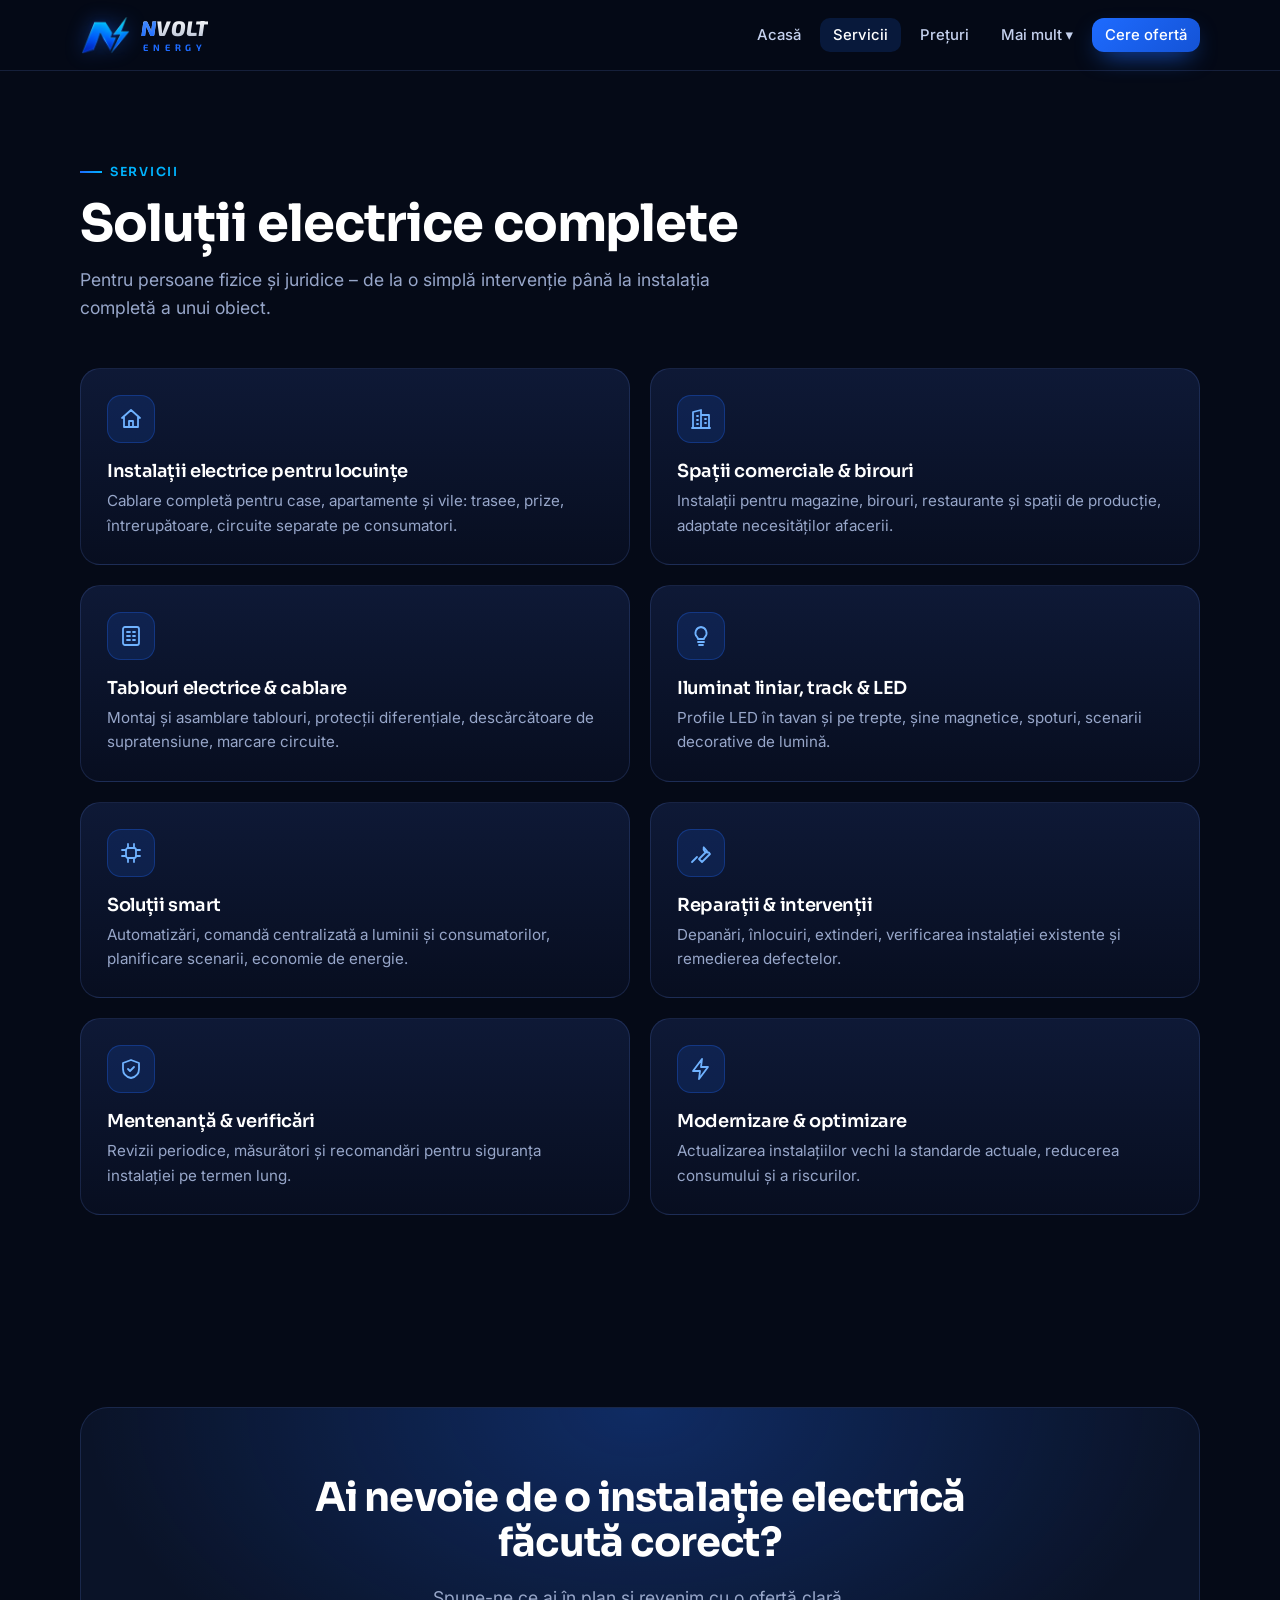
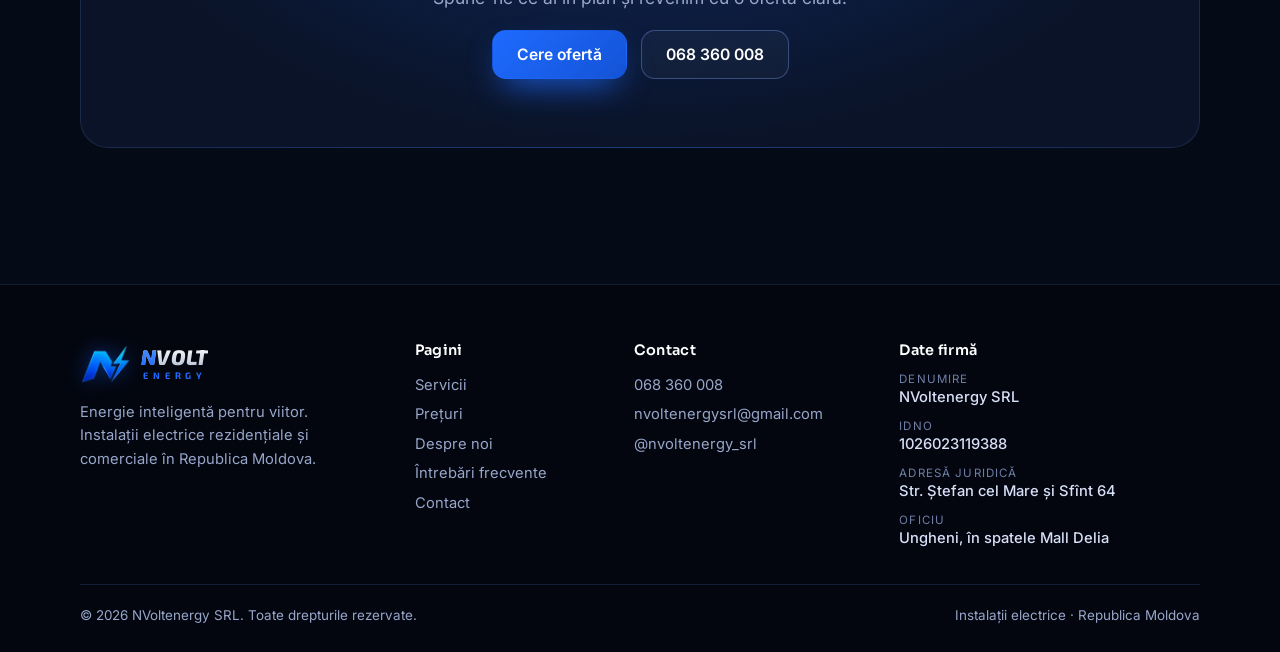
<file: servicii.html>
<!doctype html>
<html lang="ro">
<head>
<meta charset="utf-8">
<meta name="viewport" content="width=device-width,initial-scale=1">
<title>Servicii – NVoltenergy</title>
<meta name="description" content="Servicii de instalații electrice: locuințe, spații comerciale, tablouri, iluminat LED, smart, reparații și mentenanță.">
<meta name="theme-color" content="#050a17">
<link rel="icon" href="assets/favicon.png" type="image/png">
<script>document.documentElement.classList.add("js")</script>
<link rel="preconnect" href="https://fonts.googleapis.com"><link rel="preconnect" href="https://fonts.gstatic.com" crossorigin>
<link rel="stylesheet" href="https://fonts.googleapis.com/css2?family=Exo+2:ital,wght@0,700;1,800&family=Inter:wght@400;500;600&family=Sora:wght@500;600;700&display=swap">
<link rel="stylesheet" href="css/style.css?v=5">

</head>
<body class="">
<div class="ambient" aria-hidden="true"><span class="amb amb-b1"></span><span class="amb amb-b2"></span><span class="amb amb-b3"></span><span class="amb amb-b4"></span><span class="bg-grid"></span><span class="spark spark-1"></span><span class="spark spark-2"></span><span class="spark spark-3"></span></div>
<header class="site-header"><div class="wrap bar">
  <a class="brand" href="index.html" aria-label="NVolt Energy – acasă"><img class="brand-mark" id="brandMark" src="assets/nvolt-mark.png" alt="" width="220" height="172"><span class="brand-word"><b><i>N</i>VOLT</b><small>ENERGY</small></span></a>
  <button class="burger" aria-label="Meniu" aria-expanded="false"><span></span><span></span></button>
  <nav id="nav"><ul>
    <li><a href="index.html">Acasă</a></li><li><a href="servicii.html" aria-current=page>Servicii</a></li><li><a href="preturi.html">Prețuri</a></li>
    <li class="more"><button type="button" aria-haspopup="true">Mai mult ▾</button><div class="menu"><a href="despre.html">Despre noi & cum lucrăm</a><a href="faq.html">Întrebări frecvente</a><a href="https://www.instagram.com/nvoltenergy_srl/" target=_blank rel=noopener>Proiecte pe Instagram ↗</a></div></li>
    <li><a class="cta" href="contact.html">Cere ofertă</a></li>
  </ul></nav>
</div></header>
<main>

<section class="page-head"><div class="wrap"><span class="eyebrow">Servicii</span><h1>Soluții electrice complete</h1>
<p class="lead">Pentru persoane fizice și juridice – de la o simplă intervenție până la instalația completă a unui obiect.</p></div></section>
<section style="padding-top:30px"><div class="wrap"><div class="grid g2"><article class="card reveal"><span class="ico"><svg viewBox="0 0 24 24"><path d="M3 11l9-8 9 8M5 10v10h14V10M10 20v-6h4v6"/></svg></span><h3>Instalații electrice pentru locuințe</h3><p>Cablare completă pentru case, apartamente și vile: trasee, prize, întrerupătoare, circuite separate pe consumatori.</p></article><article class="card reveal"><span class="ico"><svg viewBox="0 0 24 24"><path d="M4 21V5l8-2v18M12 8h8v13M8 9h1M8 13h1M8 17h1M16 12h1M16 16h1M3 21h18"/></svg></span><h3>Spații comerciale &amp; birouri</h3><p>Instalații pentru magazine, birouri, restaurante și spații de producție, adaptate necesităților afacerii.</p></article><article class="card reveal"><span class="ico"><svg viewBox="0 0 24 24"><rect x="4" y="3" width="16" height="18" rx="2"/><path d="M8 8h3M8 12h3M8 16h3M14 8h2M14 12h2M14 16h2"/></svg></span><h3>Tablouri electrice &amp; cablare</h3><p>Montaj și asamblare tablouri, protecții diferențiale, descărcătoare de supratensiune, marcare circuite.</p></article><article class="card reveal"><span class="ico"><svg viewBox="0 0 24 24"><path d="M9 18h6M10 21h4M12 3a6 6 0 00-4 10c.8.8 1 1.6 1 2h6c0-.4.2-1.200 1-2a6 6 0 00-4-10z"/></svg></span><h3>Iluminat liniar, track &amp; LED</h3><p>Profile LED în tavan și pe trepte, șine magnetice, spoturi, scenarii decorative de lumină.</p></article><article class="card reveal"><span class="ico"><svg viewBox="0 0 24 24"><rect x="7" y="7" width="10" height="10" rx="2"/><path d="M9 3v4M15 3v4M9 17v4M15 17v4M3 9h4M3 15h4M17 9h4M17 15h4"/></svg></span><h3>Soluții smart</h3><p>Automatizări, comandă centralizată a luminii și consumatorilor, planificare scenarii, economie de energie.</p></article><article class="card reveal"><span class="ico"><svg viewBox="0 0 24 24"><path d="M14.700 6.300a4 4 0 005 5L21 13l-8 8-3-3 8-8zM3 21l5-5"/></svg></span><h3>Reparații &amp; intervenții</h3><p>Depanări, înlocuiri, extinderi, verificarea instalației existente și remedierea defectelor.</p></article><article class="card reveal"><span class="ico"><svg viewBox="0 0 24 24"><path d="M12 3l8 3v6c0 5-3.500 8-8 9-4.500-1-8-4-8-9V6z"/><path d="M9 12l2 2 4-4"/></svg></span><h3>Mentenanță &amp; verificări</h3><p>Revizii periodice, măsurători și recomandări pentru siguranța instalației pe termen lung.</p></article><article class="card reveal"><span class="ico"><svg viewBox="0 0 24 24"><path d="M13 2L4 14h7l-1 8 9-12h-7z"/></svg></span><h3>Modernizare &amp; optimizare</h3><p>Actualizarea instalațiilor vechi la standarde actuale, reducerea consumului și a riscurilor.</p></article></div></div></section><section><div class="wrap"><div class="cta-box reveal">
<h2>Ai nevoie de o instalație electrică<br>făcută corect?</h2>
<p class="lead">Spune-ne ce ai în plan și revenim cu o ofertă clară.</p>
<div class="actions"><a class="btn btn-primary" href="contact.html">Cere ofertă</a><a class="btn btn-ghost" href="tel:+37368360008">068 360 008</a></div>
</div></div></section>
</main>
<footer><div class="wrap">
  <div class="grid">
    <div><a class="brand" href="index.html" aria-label="NVolt Energy – acasă"><img class="brand-mark" src="assets/nvolt-mark.png" alt="" width="220" height="172"><span class="brand-word"><b><i>N</i>VOLT</b><small>ENERGY</small></span></a>
      <p style="margin-top:14px;max-width:32ch">Energie inteligentă pentru viitor. Instalații electrice rezidențiale și comerciale în Republica Moldova.</p></div>
    <div><h4>Pagini</h4><a href="servicii.html">Servicii</a><a href="preturi.html">Prețuri</a><a href="despre.html">Despre noi</a><a href="faq.html">Întrebări frecvente</a><a href="contact.html">Contact</a></div>
    <div><h4>Contact</h4><a href="tel:+37368360008">068 360 008</a><a href="mailto:nvoltenergysrl@gmail.com">nvoltenergysrl@gmail.com</a><a href="https://www.instagram.com/nvoltenergy_srl/" target="_blank" rel="noopener">@nvoltenergy_srl</a></div>
    <div><h4>Date firmă</h4><ul class="firm">
      <li><span>Denumire</span><b>NVoltenergy SRL</b></li>
      <li><span>IDNO</span><b>1026023119388</b></li>
      <li><span>Adresă juridică</span><b>Str. Ștefan cel Mare și Sfînt 64</b></li>
      <li><span>Oficiu</span><b>Ungheni, în spatele Mall Delia</b></li>
    </ul></div>
  </div>
  <div class="copy"><span>© <span id="y"></span> NVoltenergy SRL. Toate drepturile rezervate.</span><span>Instalații electrice · Republica Moldova</span></div>
</div></footer>
<script src="js/main.js?v=5"></script>

</body></html>
</file>
<file: css/style.css>
/* NVoltenergy — temă închisă, în culorile logoului (bleumarin + albastru neon, accente gold) */
:root{
  --bg:#050a17; --bg2:#0a1328; --ink:#eaf0ff; --muted:#97a6c9; --line:rgba(110,150,255,.16);
  --blue:#1E6BFF; --blue2:#1453d6; --cyan:#00B4FF; --gold:#FFC93C; --gold2:#FFD400;
  --card:linear-gradient(180deg,rgba(22,38,80,.55),rgba(10,18,40,.55));
  --r:20px; --shadow:0 24px 60px -24px rgba(0,0,0,.7);
  --head:"Sora","Inter",system-ui,sans-serif; --body:"Inter",system-ui,sans-serif; --logo:"Exo 2","Sora",system-ui,sans-serif;
}
*{box-sizing:border-box;margin:0;-webkit-tap-highlight-color:transparent}
html{scroll-behavior:smooth;background:var(--bg)}
body{font-family:var(--body);color:var(--ink);background:var(--bg);line-height:1.6;-webkit-font-smoothing:antialiased;overflow-x:hidden}
img,svg{max-width:100%;height:auto;display:block}
a{color:inherit;text-decoration:none}
.wrap{width:min(1120px,100% - 40px);margin-inline:auto}
h1,h2,h3{font-family:var(--head);line-height:1.12;letter-spacing:-.02em;color:#fff}
h1{font-size:clamp(2.3rem,6vw,4.2rem);font-weight:700}
h2{font-size:clamp(1.7rem,3.6vw,2.5rem);font-weight:700}
h3{font-size:1.12rem;font-weight:600}
.eyebrow{display:inline-flex;gap:.5rem;align-items:center;font:600 .78rem var(--head);letter-spacing:.14em;text-transform:uppercase;color:var(--cyan)}
.eyebrow::before{content:"";width:22px;height:2px;background:linear-gradient(90deg,var(--blue),var(--cyan))}
.lead{color:var(--muted);font-size:1.1rem;max-width:58ch}

/* ---- fundal ambiental ---- */
.ambient{position:fixed;inset:0;z-index:-1;overflow:hidden;pointer-events:none}
.amb{position:absolute;border-radius:50%;filter:blur(90px);will-change:transform}
.amb-b1{width:640px;height:640px;background:radial-gradient(circle,#1E6BFF 0,#1E6BFF00 70%);top:-260px;right:-160px;opacity:.38;animation:ambFloat 15s ease-in-out infinite alternate}
.amb-b2{width:540px;height:540px;background:radial-gradient(circle,#00B4FF 0,#00B4FF00 70%);top:40%;left:-220px;opacity:.22;animation:ambFloat 19s ease-in-out infinite alternate -4s}
.amb-b3{width:500px;height:500px;background:radial-gradient(circle,#1E6BFF 0,#1E6BFF00 70%);bottom:-220px;right:6%;opacity:.25;animation:ambFloat 22s ease-in-out infinite alternate -8s}
.amb-b4{width:380px;height:380px;background:radial-gradient(circle,#00B4FF 0,#00B4FF00 72%);top:14%;left:38%;opacity:.14;animation:ambFloat 17s ease-in-out infinite alternate -6s}
@keyframes ambFloat{from{transform:translate3d(0,0,0) scale(1)}to{transform:translate3d(40px,38px,0) scale(1.14)}}
.spark{position:absolute;width:40px;height:150px;opacity:.12;filter:drop-shadow(0 0 8px #FFD400aa);
  background:linear-gradient(180deg,#FFE680,#FFD400);
  clip-path:polygon(52% 0,16% 56%,46% 56%,30% 100%,88% 40%,54% 40%,78% 0);animation:sparkFlick 9s steps(1,end) infinite}
.spark-1{top:22%;left:12%;transform:rotate(12deg) scale(.9)}
.spark-2{top:60%;right:14%;transform:rotate(-18deg) scale(1.1);animation-delay:-3s;animation-duration:11s}
.spark-3{top:82%;left:30%;transform:rotate(24deg) scale(.7);animation-delay:-6s;animation-duration:13s}
@keyframes sparkFlick{0%,100%{opacity:.04}3%{opacity:.2}5%{opacity:.07}7%{opacity:.18}40%{opacity:.12}42%{opacity:.03}44%{opacity:.16}70%{opacity:.08}}
.bg-grid{position:absolute;inset:0;background-image:linear-gradient(rgba(80,130,255,.07) 1px,transparent 1px),linear-gradient(90deg,rgba(80,130,255,.07) 1px,transparent 1px);background-size:56px 56px;-webkit-mask:radial-gradient(ellipse 70% 55% at 50% 0,#000,transparent);mask:radial-gradient(ellipse 70% 55% at 50% 0,#000,transparent)}

/* ---- header + logo ---- */
.site-header{position:sticky;top:0;z-index:50;backdrop-filter:blur(14px);-webkit-backdrop-filter:blur(14px);background:rgba(5,10,23,.72);border-bottom:1px solid var(--line)}
.bar{display:flex;align-items:center;justify-content:space-between;height:70px;gap:20px}
.brand{display:flex;align-items:center;gap:10px}
.brand-mark{height:40px;width:auto;filter:drop-shadow(0 0 10px rgba(30,107,255,.45))}
.brand-word{font-family:var(--logo);line-height:1;display:flex;flex-direction:column;gap:3px}
.brand-word b{font-size:1.32rem;font-weight:800;font-style:italic;letter-spacing:.01em;
  background:linear-gradient(180deg,#ffffff,#b9c3d6);-webkit-background-clip:text;background-clip:text;color:transparent}
.brand-word b i{font-style:italic;background:linear-gradient(180deg,#4d93ff,#1E6BFF);-webkit-background-clip:text;background-clip:text;color:transparent}
.brand-word small{font:700 .58rem var(--logo);letter-spacing:.52em;color:var(--blue);padding-left:2px}
nav ul{list-style:none;display:flex;align-items:center;gap:6px;padding:0}
nav a,.more>button{font:500 .93rem var(--body);padding:8px 13px;border-radius:10px;color:#c5d1ee;background:none;border:0;cursor:pointer;transition:.2s}
nav a:hover,.more>button:hover,nav a[aria-current]{background:rgba(30,107,255,.16);color:#fff}
.more{position:relative}
.more .menu{position:absolute;right:0;top:calc(100% + 8px);min-width:230px;background:#0b1530;border:1px solid var(--line);border-radius:14px;box-shadow:var(--shadow);padding:8px;display:none;flex-direction:column;gap:2px}
.more:hover .menu,.more:focus-within .menu{display:flex}
.more .menu a{display:block}
.cta{background:linear-gradient(135deg,var(--blue),var(--blue2));color:#fff!important;border-radius:12px!important;box-shadow:0 10px 26px -10px var(--blue)}
.cta:hover{filter:brightness(1.12)}
.burger{display:none;background:none;border:0;width:42px;height:42px;cursor:pointer}
.burger span{display:block;height:2px;width:22px;background:#fff;margin:5px auto}

/* ---- butoane ---- */
.btn{display:inline-flex;align-items:center;gap:10px;font:600 .98rem var(--body);padding:14px 24px;border-radius:14px;border:1.5px solid transparent;cursor:pointer}
.btn-primary{background:linear-gradient(135deg,var(--blue),var(--blue2));color:#fff;box-shadow:0 14px 34px -12px var(--blue)}
.btn-primary:hover{filter:brightness(1.1)}
.btn-ghost{border-color:rgba(130,165,255,.35);background:rgba(255,255,255,.03);color:#fff}
.btn-ghost:hover{border-color:var(--cyan)}

/* ---- hero ---- */
.hero{position:relative;padding:clamp(48px,8vw,110px) 0 clamp(56px,8vw,96px);overflow:hidden;isolation:isolate}
.hero .wrap{position:relative;z-index:2;display:grid;grid-template-columns:1.1fr .9fr;gap:44px;align-items:center}
.hero h1 em{font-style:normal;background:linear-gradient(100deg,#4d93ff,var(--cyan));-webkit-background-clip:text;background-clip:text;color:transparent}
.hero .lead{margin:22px 0 32px}
.actions{display:flex;gap:14px;flex-wrap:wrap}
.chips{display:flex;gap:10px;flex-wrap:wrap;margin-top:34px}
.chip{font:500 .82rem var(--body);padding:7px 14px;border-radius:99px;background:rgba(255,255,255,.04);border:1px solid var(--line);color:#c5d1ee}
.bg-abstract{position:absolute;inset:0;z-index:0;pointer-events:none}
.bg-abstract svg{position:absolute;inset:0;width:100%;height:100%}
.flow{fill:none;stroke:#1E6BFF;stroke-opacity:.22;stroke-width:1.2}
.pulse{fill:none;stroke:url(#pg);stroke-width:2.2;stroke-linecap:round;stroke-dasharray:90 1400;animation:run 7s linear infinite}
.pulse.p2{animation-delay:-3s;animation-duration:9s}.pulse.p3{animation-delay:-5s;animation-duration:11s}
@keyframes run{from{stroke-dashoffset:1490}to{stroke-dashoffset:0}}
.hero-card{position:relative;background:var(--card);border:1px solid var(--line);border-radius:28px;padding:22px 26px 28px;box-shadow:var(--shadow);overflow:hidden}
.hero-logo{position:relative;margin:0 auto 18px;max-width:340px}
.hero-logo::before{content:"";position:absolute;inset:12% 18%;background:radial-gradient(circle,#1E6BFF66,#1E6BFF00 70%);filter:blur(30px)}
.hero-logo img{position:relative;width:100%}
.hero-card ul{list-style:none;padding:0;display:grid;gap:10px;border-top:1px solid var(--line);padding-top:18px}
.hero-card li{display:flex;gap:10px;align-items:center;font-size:.95rem;color:#c5d1ee}
.dot{width:9px;height:9px;border-radius:50%;background:var(--gold);box-shadow:0 0 0 4px #FFC93C26,0 0 12px #FFC93C88;flex:none}

/* ---- secțiuni ---- */
section{padding:clamp(52px,8vw,96px) 0}
.head{display:grid;gap:12px;margin-bottom:38px;max-width:640px}
.grid{display:grid;gap:20px}
.g4{grid-template-columns:repeat(4,1fr)}.g3{grid-template-columns:repeat(3,1fr)}.g2{grid-template-columns:repeat(2,1fr)}
.card{background:var(--card);border:1px solid var(--line);border-radius:var(--r);padding:26px;position:relative;overflow:hidden}
.card:hover{border-color:rgba(0,180,255,.4)}
.card p{color:var(--muted);font-size:.95rem;margin-top:8px}
.ico{width:48px;height:48px;border-radius:14px;display:grid;place-items:center;margin-bottom:18px;background:rgba(30,107,255,.14);border:1px solid rgba(30,107,255,.3);color:#6fb2ff}
.ico svg{width:24px;height:24px;stroke:currentColor;fill:none;stroke-width:1.8;stroke-linecap:round;stroke-linejoin:round}
.band{background:linear-gradient(135deg,#0d1d48,#0a1430);border:1px solid var(--line);border-radius:28px;padding:clamp(28px,5vw,52px);display:grid;grid-template-columns:repeat(4,1fr);gap:20px;text-align:center}
.band strong{display:block;font:700 2rem var(--head);background:linear-gradient(100deg,#fff,#8fdcff);-webkit-background-clip:text;background-clip:text;color:transparent}
.band span{color:var(--muted);font-size:.92rem}
.cta-box{text-align:center;background:radial-gradient(ellipse at 50% 0,rgba(30,107,255,.28),rgba(30,107,255,0) 70%),var(--bg2);border:1px solid var(--line);border-radius:28px;padding:clamp(36px,6vw,68px) 20px;display:grid;gap:18px;justify-items:center}
.page-head{padding:clamp(44px,7vw,84px) 0 16px;position:relative}
.page-head .lead{margin-top:14px}
.page-head h1{font-size:clamp(2rem,5vw,3.2rem);margin-top:14px}
.link{color:var(--cyan);font-weight:600}
.link:hover{text-decoration:underline}

/* ---- prețuri ---- */
.tabs{display:none;gap:8px;padding:6px;background:rgba(255,255,255,.03);border:1px solid var(--line);border-radius:16px;margin-bottom:26px;overflow-x:auto;scrollbar-width:none}
.js .tabs{display:flex}
.tabs button{flex:1 0 auto;font:600 .95rem var(--body);color:#c5d1ee;background:none;border:0;border-radius:11px;padding:11px 16px;cursor:pointer;white-space:nowrap}
.tabs button small{display:block;font-weight:500;font-size:.75rem;color:var(--muted)}
.tabs button[aria-selected="true"]{background:linear-gradient(135deg,var(--blue),var(--blue2));color:#fff;box-shadow:0 8px 22px -10px var(--blue)}
.tabs button[aria-selected="true"] small{color:#d6e4ff}
.js .tab-panel:not(.active){display:none}
.tab-panel+.tab-panel{margin-top:40px}
.js .tab-panel+.tab-panel{margin-top:0}
.panel-title{display:none;margin-bottom:18px}
html:not(.js) .panel-title{display:block}
.panel-intro{color:var(--muted);margin-bottom:20px}
.price-groups{columns:2;column-gap:20px}
.pgroup{break-inside:avoid;background:var(--card);border:1px solid var(--line);border-radius:var(--r);padding:20px 22px 10px;margin-bottom:20px}
.pgroup h3{font-size:1rem;color:var(--cyan);margin-bottom:6px;font-family:var(--head);letter-spacing:.01em}
.plist{list-style:none;padding:0}
.plist li{display:flex;justify-content:space-between;align-items:baseline;gap:14px;padding:11px 0;border-bottom:1px dashed var(--line);font-size:.95rem;color:#d7e0f7}
.plist li:last-child{border-bottom:0}
.plist b{font:600 .95rem var(--head);color:#fff;white-space:nowrap;text-align:right}
.plist b em{font-style:normal;font-weight:500;font-size:.8rem;color:var(--muted)}
.price-note{color:var(--muted);font-size:.9rem;margin-top:6px}

/* ---- pași / FAQ / formular / contact ---- */
.steps{counter-reset:s}
.steps .card::before{counter-increment:s;content:"0" counter(s);font:700 2.4rem var(--head);background:linear-gradient(135deg,#4d93ff,var(--cyan));-webkit-background-clip:text;background-clip:text;color:transparent;display:block;margin-bottom:6px}
details{background:var(--card);border:1px solid var(--line);border-radius:16px;padding:18px 22px;margin-bottom:12px}
summary{cursor:pointer;font-weight:600;list-style:none;display:flex;justify-content:space-between;gap:16px;color:#fff}
summary::-webkit-details-marker{display:none}
summary::after{content:"+";color:var(--cyan);font-size:1.4rem;line-height:1}
details[open] summary::after{content:"–"}
details p{color:var(--muted);margin-top:12px}
form{display:grid;gap:14px}
input,select,textarea{font:inherit;padding:14px 16px;border-radius:12px;border:1.5px solid var(--line);background:rgba(255,255,255,.04);width:100%;color:#fff}
select option{background:#0b1530}
input::placeholder,textarea::placeholder{color:#6f7fa5}
input:focus,select:focus,textarea:focus{outline:0;border-color:var(--cyan);box-shadow:0 0 0 4px rgba(0,180,255,.15)}
label{font:600 .85rem var(--body);display:grid;gap:6px;color:#c5d1ee}
.contact-list{display:grid;gap:14px}
.contact-list a,.contact-list div{display:flex;gap:14px;align-items:center;padding:16px 18px;background:var(--card);border:1px solid var(--line);border-radius:16px}
.contact-list a:hover{border-color:var(--cyan)}
.contact-list .ico{margin:0;flex:none}
.contact-list b{display:block;color:#fff}.contact-list small{color:var(--muted)}
.ok{display:none;background:rgba(40,200,120,.1);border:1px solid rgba(40,200,120,.4);color:#8ff0bf;padding:14px 18px;border-radius:12px}

/* ---- footer ---- */
footer{background:#03060f;border-top:1px solid var(--line);color:var(--muted);padding:56px 0 26px;margin-top:40px;font-size:.92rem}
footer .grid{grid-template-columns:1.3fr .8fr 1fr 1.3fr;gap:34px}
footer h4{color:#fff;font:600 .9rem var(--head);margin-bottom:12px;letter-spacing:.02em}
footer a{display:block;padding:3px 0;color:var(--muted)}
footer a:hover{color:#fff}
.firm{list-style:none;padding:0;display:grid;gap:9px}
.firm li{line-height:1.45}
.firm span{display:block;font-size:.72rem;text-transform:uppercase;letter-spacing:.1em;color:#6f7fa5}
.firm b{font-weight:500;color:#d7e0f7}
.copy{border-top:1px solid var(--line);margin-top:34px;padding-top:20px;font-size:.84rem;display:flex;justify-content:space-between;gap:12px;flex-wrap:wrap}

.reveal{opacity:0;transform:translateY(22px);transition:opacity .7s,transform .7s}
.reveal.in{opacity:1;transform:none}

/* ---- efecte la apăsare (doar la click/tap) ---- */
.btn,.cta,.chip,.card,.pgroup,.contact-list a,nav a,.tabs button{transition:transform .18s ease,box-shadow .3s ease,border-color .3s ease,filter .2s}
.btn:active,.cta:active,.chip:active,.card:active,.pgroup:active,.contact-list a:active,.tabs button:active{transform:scale(.97)}
.press-gold{animation:pressGold .5s ease-out}
.press-blue{animation:pressBlue .5s ease-out}
@keyframes pressGold{0%{box-shadow:0 0 0 2px #FFD40000,0 0 0 0 #FFC93C00}18%{box-shadow:0 0 0 2px #FFD400dd,0 0 30px 6px #FFC93Ccc;transform:scale(.97)}100%{box-shadow:0 0 0 0 #FFD40000,0 0 0 0 #FFC93C00;transform:scale(1)}}
@keyframes pressBlue{0%{box-shadow:0 0 0 2px #00B4FF00,0 0 0 0 #00B4FF00}18%{box-shadow:0 0 0 2px #00B4FFdd,0 0 28px 5px #00B4FFbb;transform:scale(.97)}100%{box-shadow:0 0 0 0 #00B4FF00,0 0 0 0 #00B4FF00;transform:scale(1)}}

@media(max-width:900px){
  .hero .wrap{grid-template-columns:1fr}
  .g4{grid-template-columns:repeat(2,1fr)}.g3{grid-template-columns:1fr 1fr}
  .band{grid-template-columns:repeat(2,1fr)}
  footer .grid{grid-template-columns:1fr 1fr}
  .burger{display:block}
  nav{position:fixed;inset:70px 0 auto 0;background:#081129;border-bottom:1px solid var(--line);padding:14px 20px 22px;transform:translateY(-130%);transition:transform .35s;box-shadow:var(--shadow)}
  nav.open{transform:none}
  nav ul{flex-direction:column;align-items:stretch}
  .more .menu{position:static;display:flex;box-shadow:none;border:0;padding:0 0 0 12px;background:none}
  .more>button{display:none}
  .price-groups{columns:1}
}
@media(max-width:720px){
  .amb{filter:blur(64px)}
  .amb-b4,.spark-3{display:none}
  .amb-b1{width:420px;height:420px}.amb-b2{width:360px;height:360px}.amb-b3{width:340px;height:340px}
  .spark{height:110px}
}
@media(max-width:600px){
  .g4,.g3,.g2,footer .grid{grid-template-columns:1fr}
  .tabs button{flex:1 1 0;padding:10px 8px;font-size:.88rem}
  .pgroup{padding:16px 16px 6px}
  .plist li{font-size:.9rem}
}
@media(prefers-reduced-motion:reduce){.amb,.spark,.pulse{animation:none!important}.reveal{opacity:1;transform:none;transition:none}}
</file>
<file: css/intro.css>
#intro{display:none}
.intro-on #intro{display:block;position:fixed;inset:0;z-index:999;overflow:hidden;transition:opacity .45s}
.intro-on body{overflow:hidden}
.intro-on #brandMark{opacity:0;transition:opacity .4s}
.intro-on.intro-land #brandMark{opacity:1}
#intro.out{opacity:0}
#intro .bg{position:absolute;inset:0;background:radial-gradient(ellipse 80% 70% at 50% 50%,#0d1b3d 0%,#071027 45%,#03060f 100%)}
#intro .bg::before{content:"";position:absolute;inset:0;background-image:radial-gradient(rgba(80,140,255,.22) 1.2px,transparent 1.4px);background-size:30px 30px;-webkit-mask:radial-gradient(ellipse 70% 60% at 50% 50%,#000,transparent);mask:radial-gradient(ellipse 70% 60% at 50% 50%,#000,transparent)}
#intro .floor{position:absolute;left:0;right:0;height:60vh;background:linear-gradient(180deg,rgba(30,107,255,.12),rgba(30,107,255,0) 60%);border-top:1px solid rgba(90,150,255,.35)}
#intro .tint{position:absolute;inset:0;background:radial-gradient(circle at 50% 50%,rgba(0,0,0,0) 0,#000 120%);opacity:0;pointer-events:none}
#intro .stage{position:absolute;inset:0;perspective:1100px;-webkit-perspective:1100px}
#intro .shadow{position:absolute;left:50%;top:50%;border-radius:50%;background:radial-gradient(ellipse,rgba(0,0,0,.75) 0,rgba(0,0,0,0) 70%);transform-origin:center}
#intro .glow{position:absolute;left:50%;top:50%;border-radius:50%;background:radial-gradient(circle,#1E6BFFcc 0,#1E6BFF44 35%,#1E6BFF00 68%);opacity:0;pointer-events:none}
#intro .coin{position:absolute;left:50%;top:50%;transform-style:preserve-3d;-webkit-transform-style:preserve-3d}
#intro .face,#intro .edge{position:absolute;inset:0;border-radius:50%}
#intro .face{backface-visibility:hidden;-webkit-backface-visibility:hidden}
#intro .face svg{width:100%;height:100%;display:block}
#intro .edge{background:linear-gradient(135deg,#c3cddd,#5f6d86 55%,#a4b0c4)}
#intro .sheen{position:absolute;inset:0;border-radius:50%;background:linear-gradient(115deg,transparent 38%,rgba(255,255,255,.6) 50%,transparent 62%);background-size:300% 100%;background-position:var(--sx,50%) 0;opacity:.32}
#intro canvas{position:absolute;inset:0;width:100%;height:100%;pointer-events:none}
#intro .flash{position:absolute;inset:0;background:radial-gradient(circle at 50% 50%,#fff 0,#bcd8ff 25%,rgba(80,140,255,0) 65%);opacity:0;pointer-events:none}
#intro .skip{position:absolute;right:20px;bottom:20px;font:500 .82rem Inter,system-ui,sans-serif;color:#c5d1ee;background:rgba(255,255,255,.06);border:1px solid rgba(130,165,255,.3);border-radius:99px;padding:8px 16px;cursor:pointer;-webkit-backdrop-filter:blur(6px);backdrop-filter:blur(6px)}
#intro .skip:hover{background:rgba(255,255,255,.12)}
</file>
